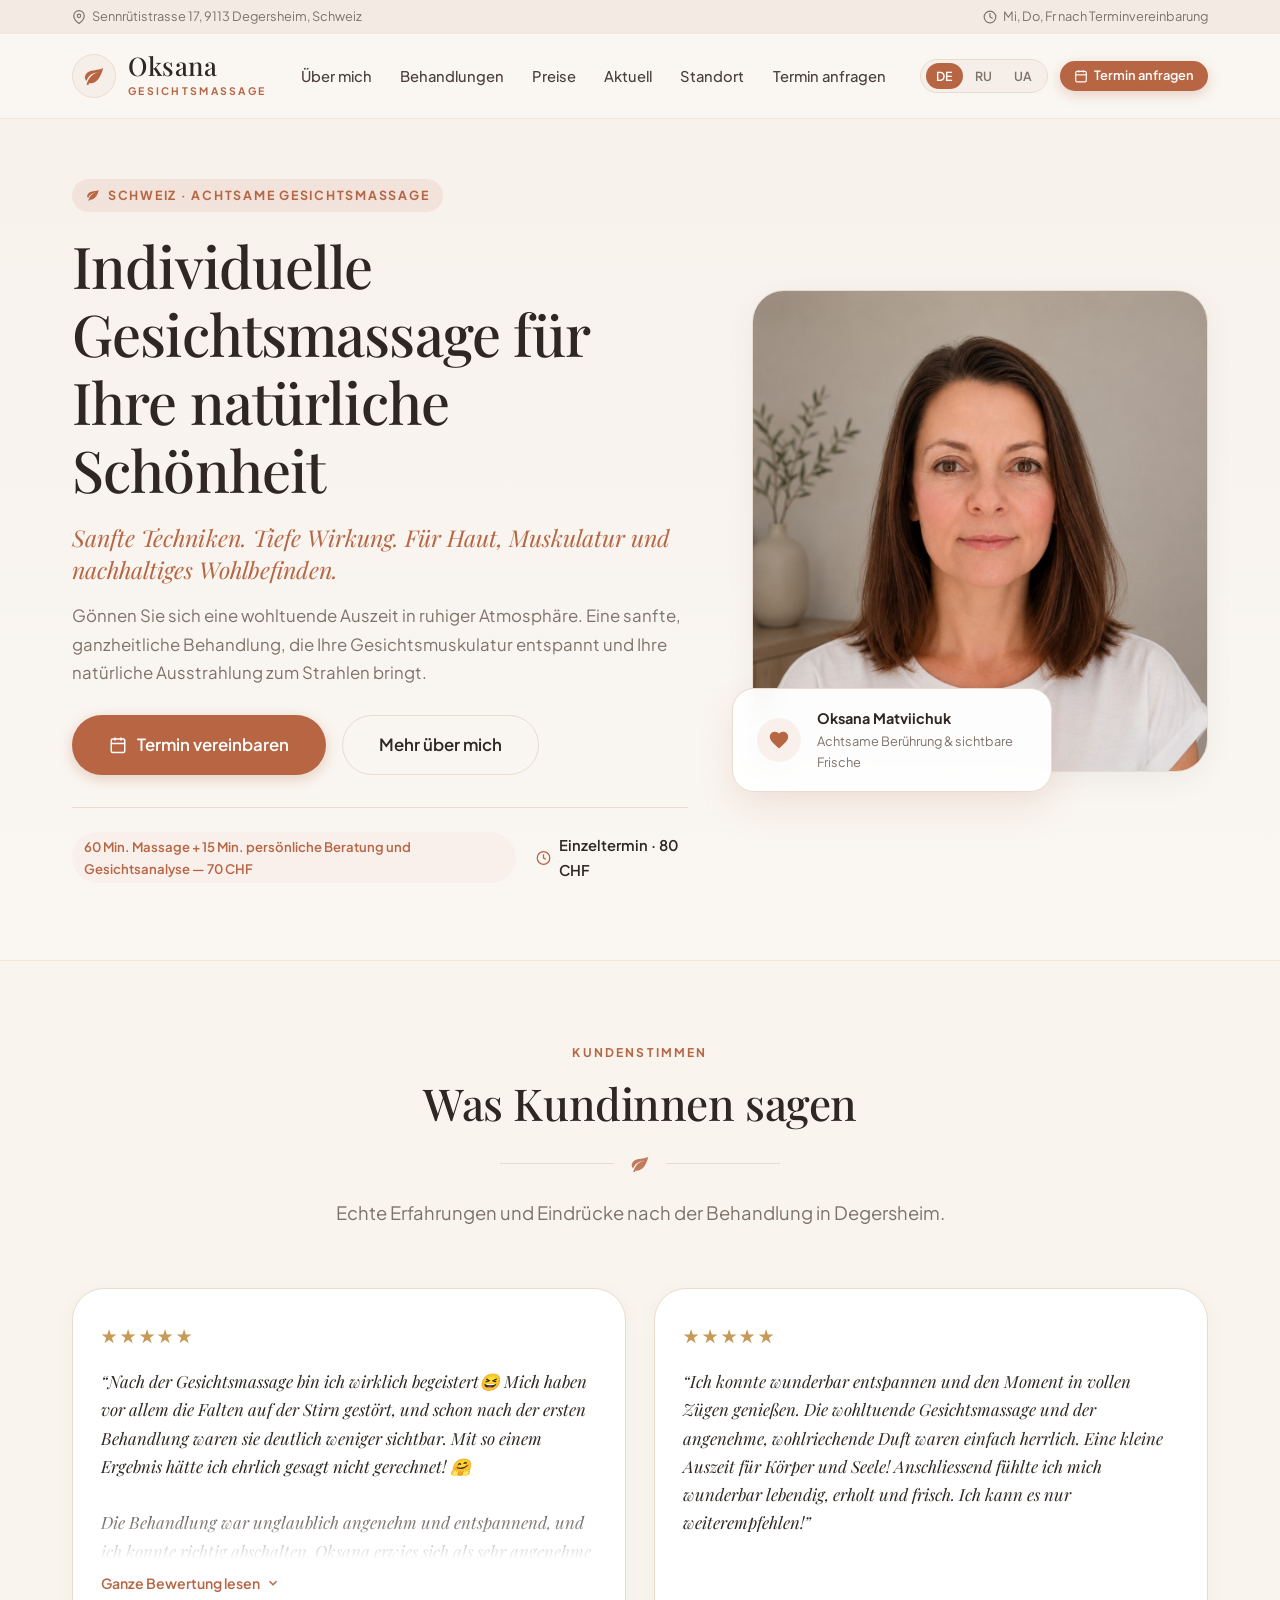
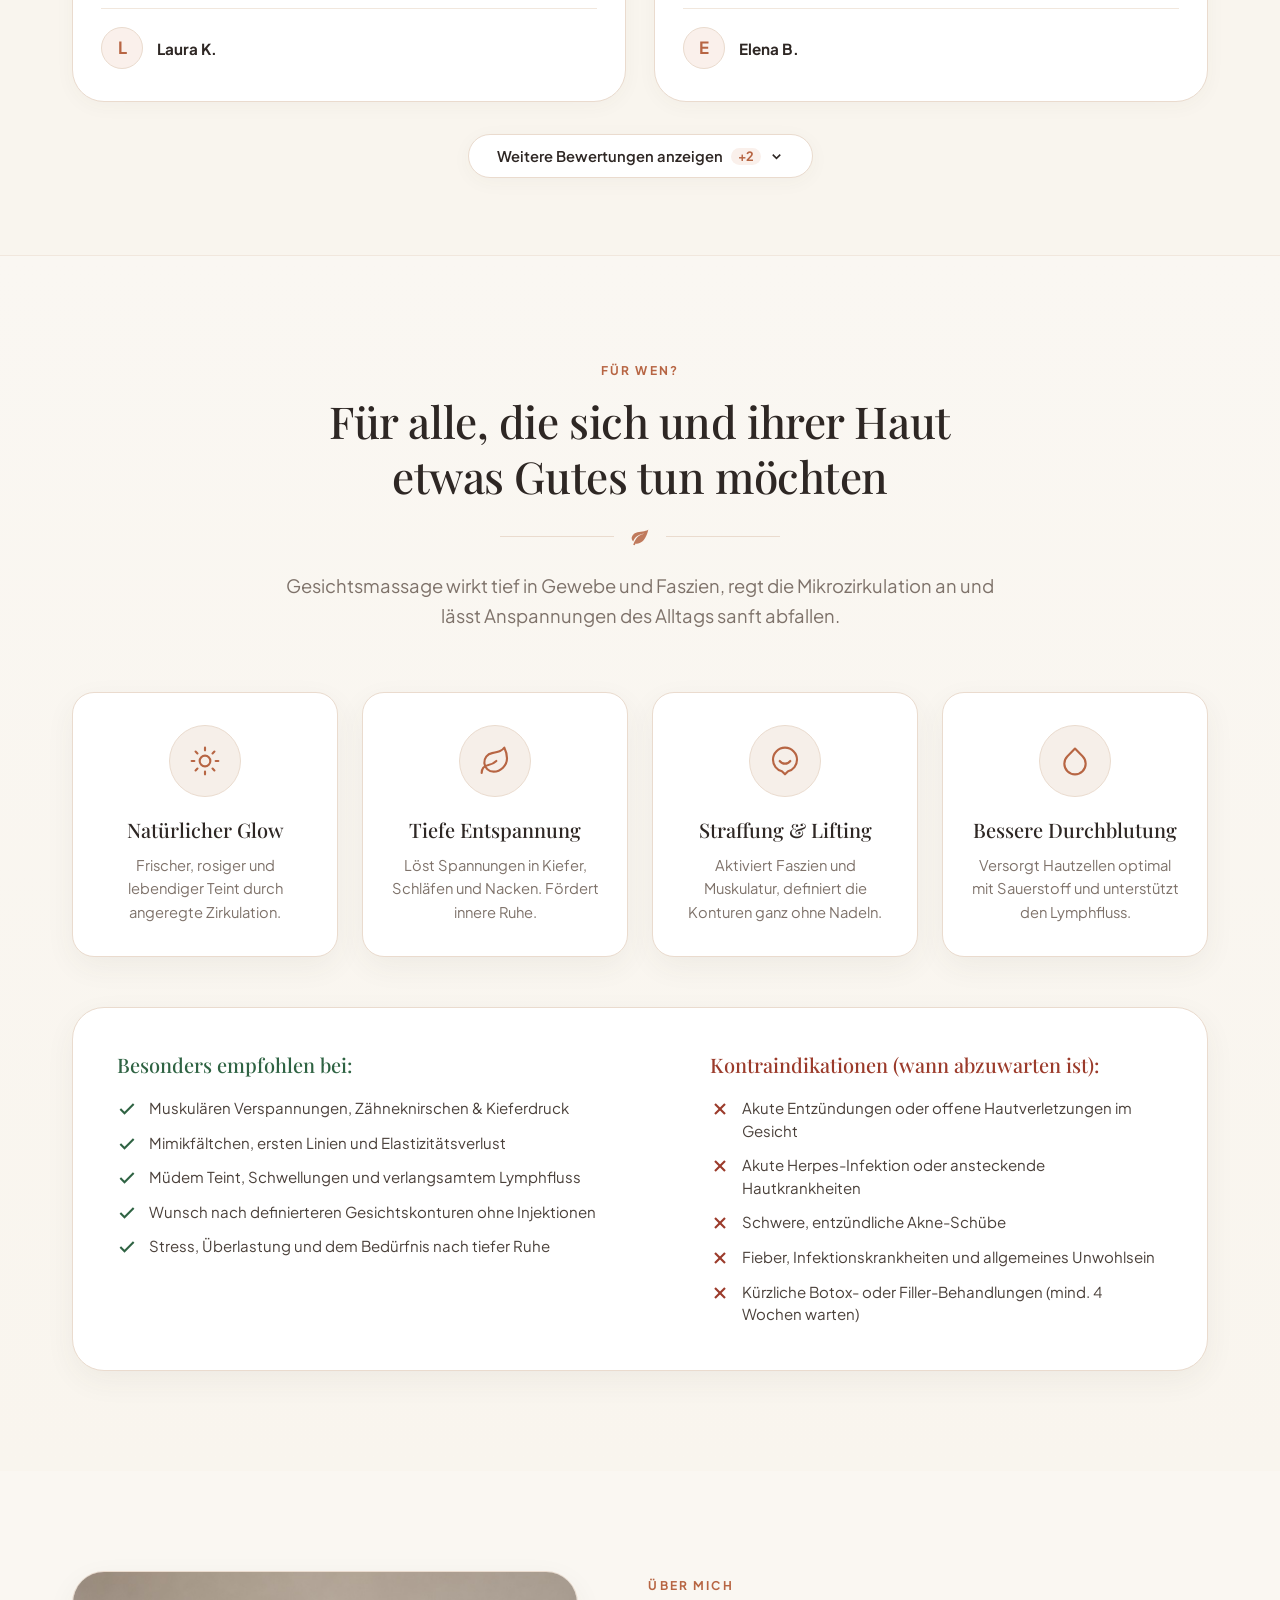
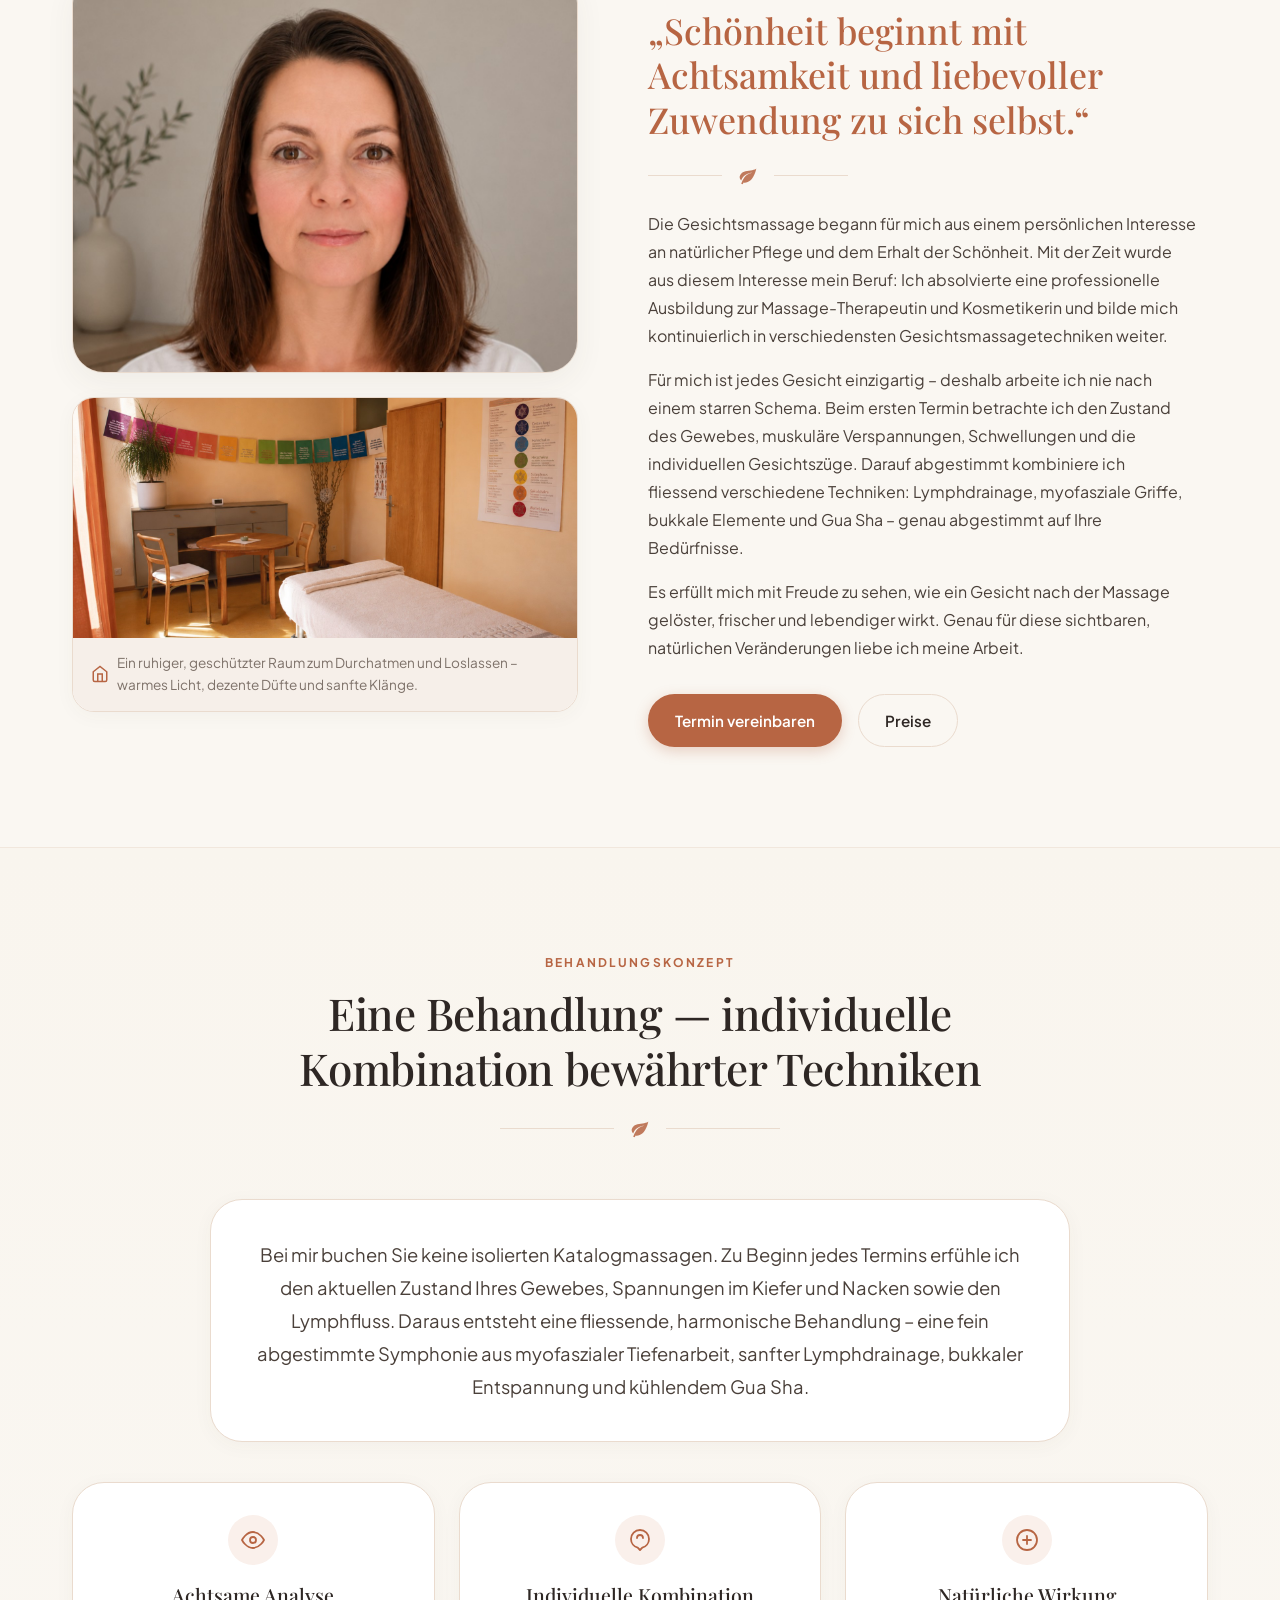
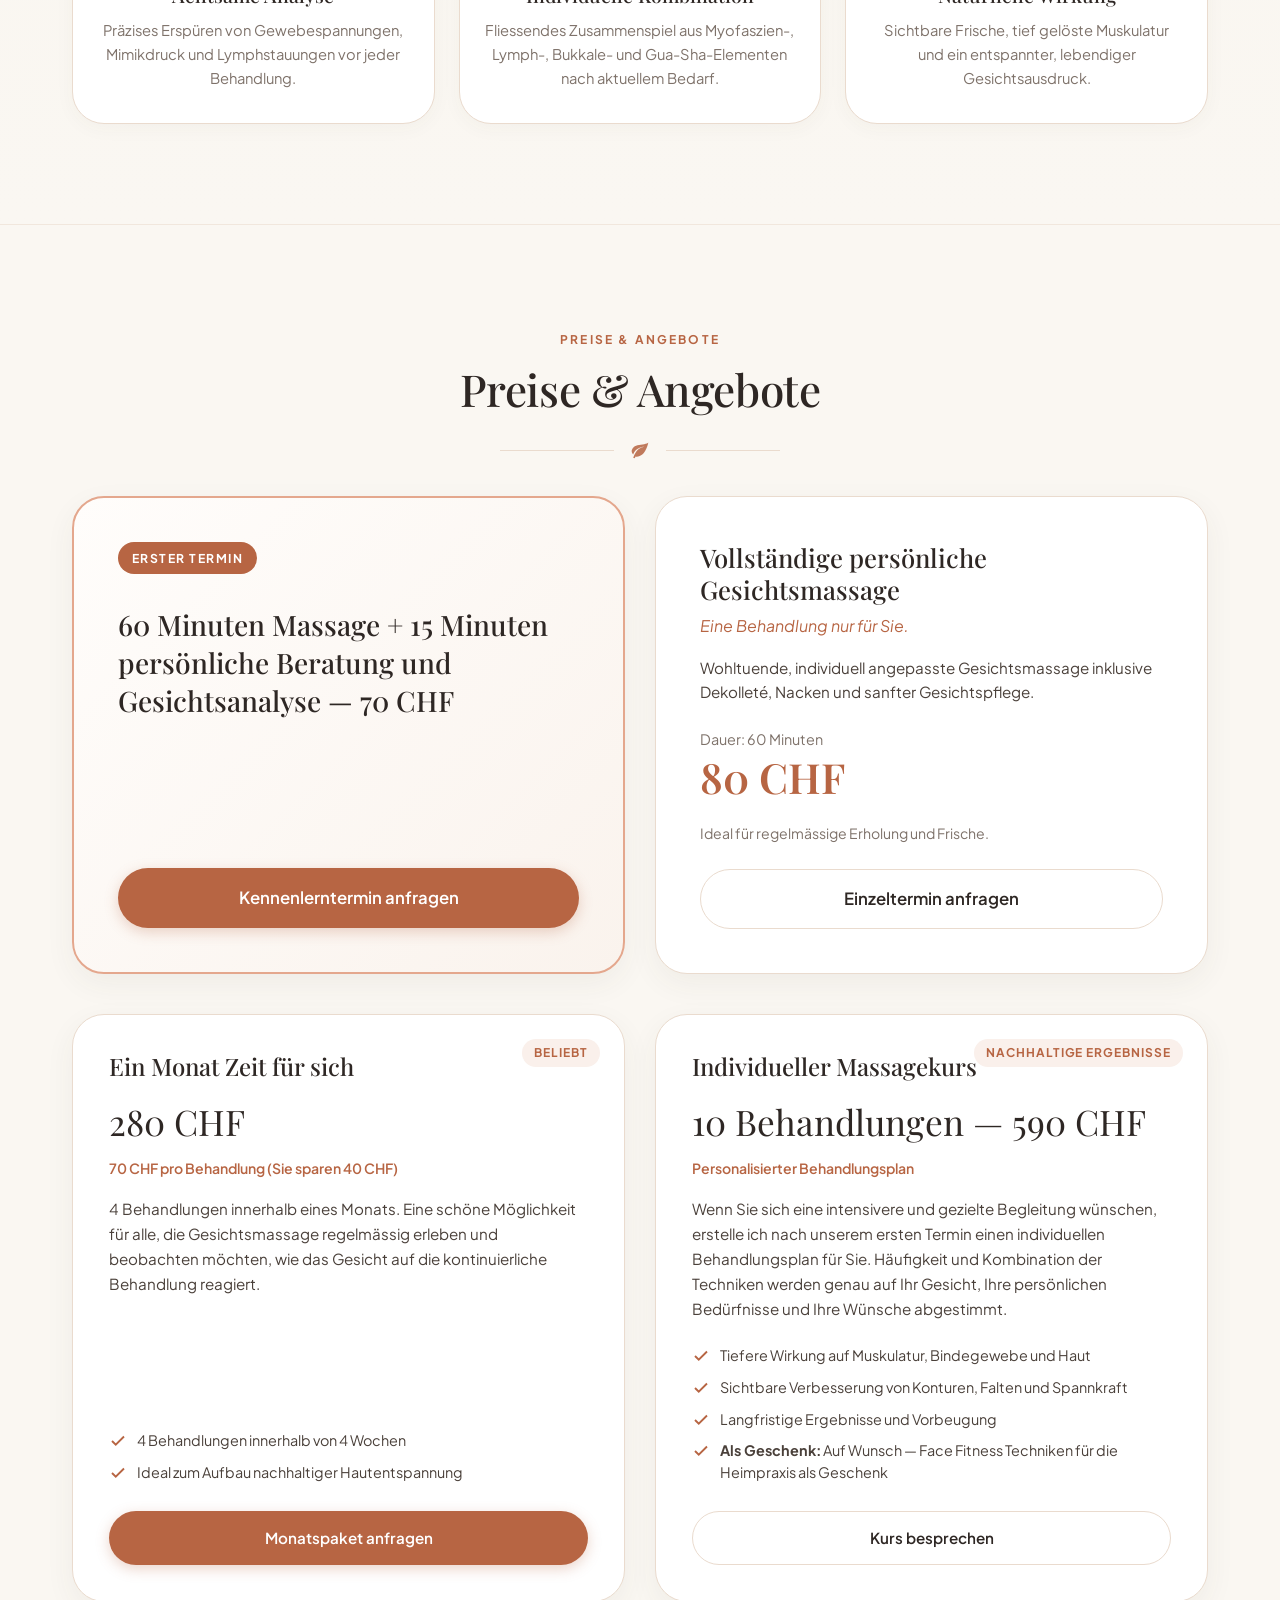
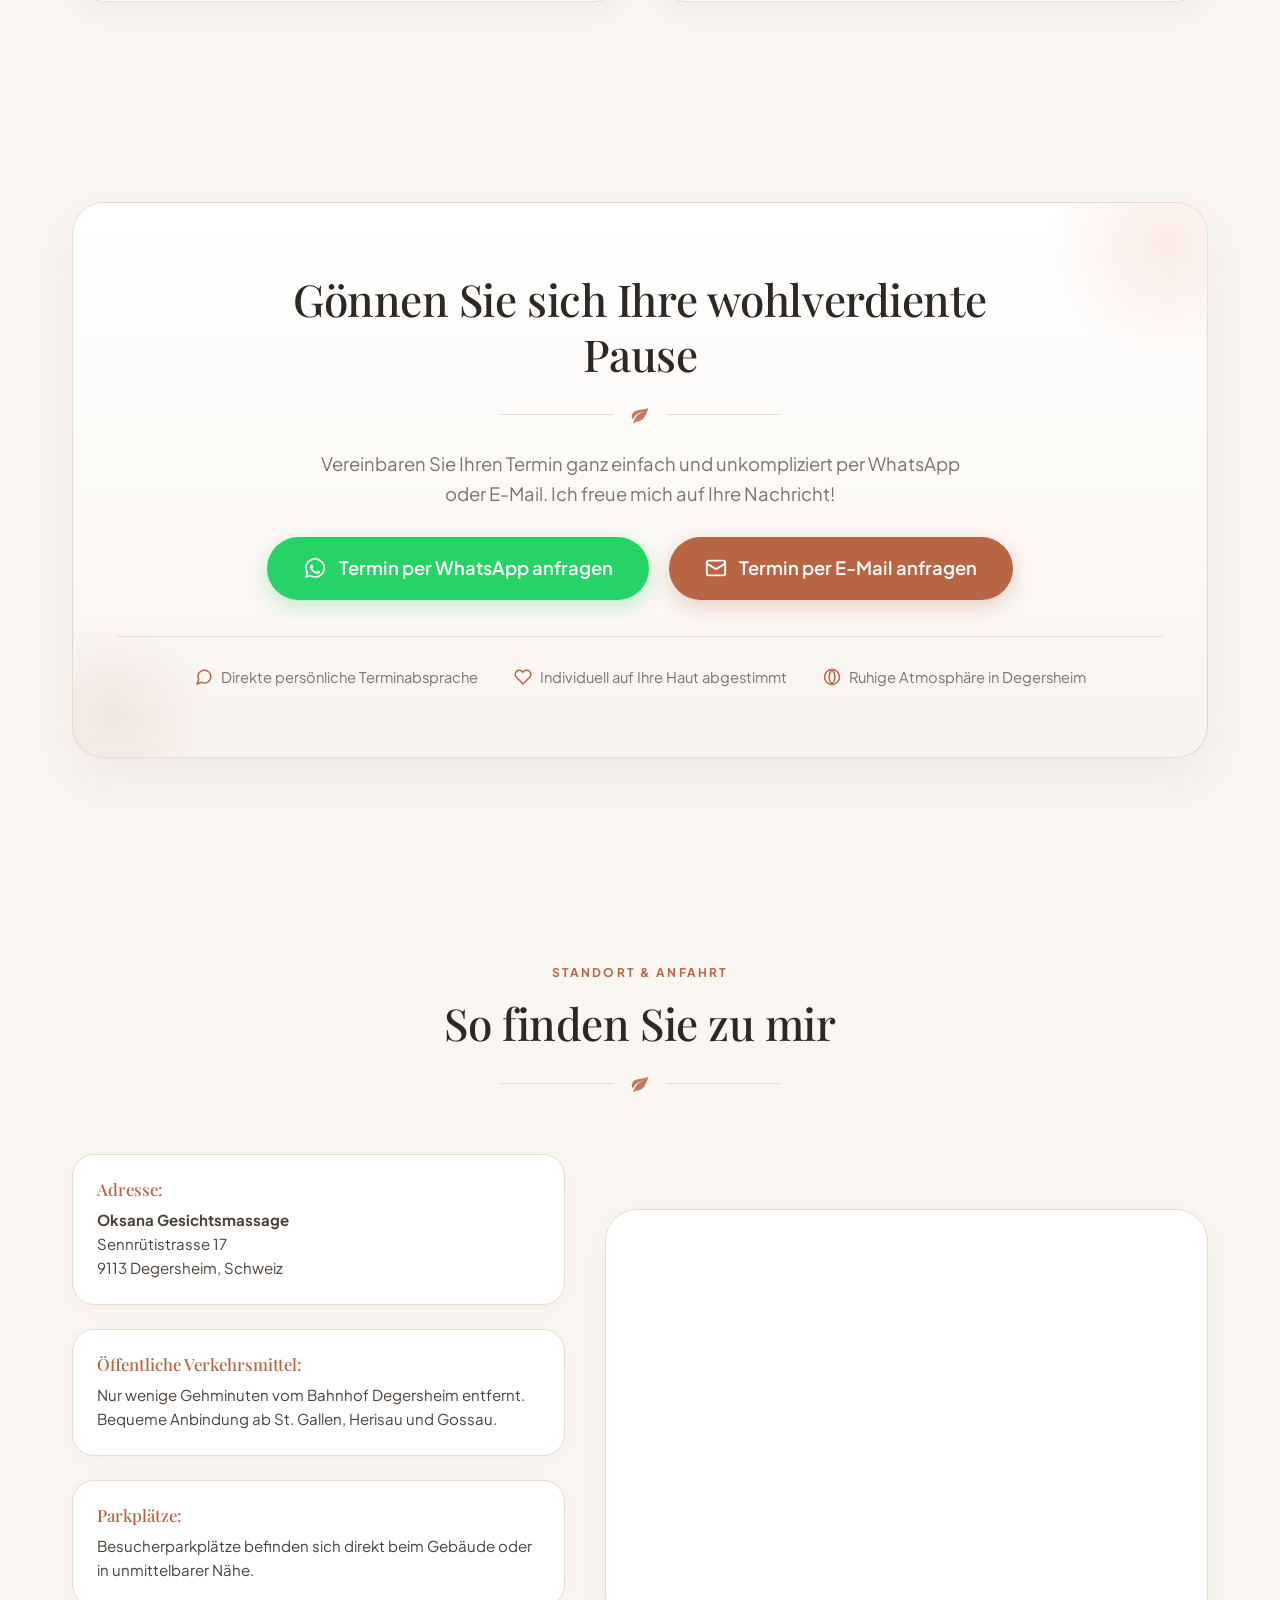
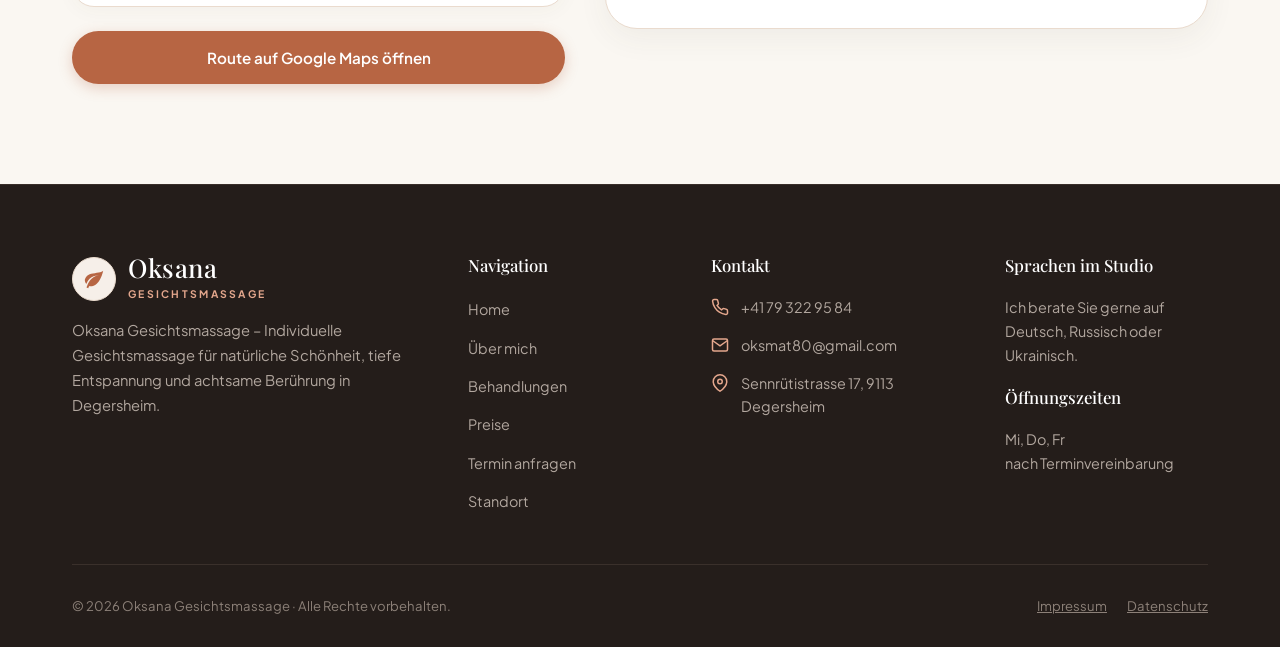
<file: index.html>
<!DOCTYPE html>
<html lang="de">
<head>
  <meta charset="UTF-8">
  <meta name="viewport" content="width=device-width, initial-scale=1.0">
  <title>Oksana Gesichtsmassage · Degersheim, Schweiz</title>
  <meta name="description" content="Individuelle Gesichtsmassage in Degersheim, Schweiz. Natürliche Schönheit, tiefe Entspannung und achtsame Berührung durch Oksana Matviichuk. Buchen Sie Ihren Termin online.">
  
  <!-- Favicon SVG -->
  <link rel="icon" type="image/svg+xml" href="favicon.svg">

  <!-- Google Fonts: Playfair Display + Plus Jakarta Sans -->
  <link rel="preconnect" href="https://fonts.googleapis.com">
  <link rel="preconnect" href="https://fonts.gstatic.com" crossorigin>
  <link href="https://fonts.googleapis.com/css2?family=Playfair+Display:ital,wght@0,400;0,500;0,600;0,700;1,400;1,500&family=Plus+Jakarta+Sans:wght@300;400;500;600;700&display=swap" rel="stylesheet">

  <!-- CSS Stylesheet -->
  <link rel="stylesheet" href="styles.css">
</head>
<body>

  <!-- Top Announcement / Address Bar -->
  <div class="top-bar">
    <div class="container top-bar-inner">
      <div class="top-bar-item">
        <svg width="14" height="14" viewBox="0 0 24 24" fill="none" stroke="currentColor" stroke-width="2" stroke-linecap="round" stroke-linejoin="round"><path d="M21 10c0 7-9 13-9 13s-9-6-9-13a9 9 0 0 1 18 0z"></path><circle cx="12" cy="10" r="3"></circle></svg>
        <span data-i18n="topbar.location">Sennrütistrasse 17, 9113 Degersheim, Schweiz</span>
      </div>
      <div class="top-bar-item">
        <svg width="14" height="14" viewBox="0 0 24 24" fill="none" stroke="currentColor" stroke-width="2" stroke-linecap="round" stroke-linejoin="round"><circle cx="12" cy="12" r="10"></circle><polyline points="12 6 12 12 16 14"></polyline></svg>
        <span data-i18n="topbar.hours">Mi, Do, Fr nach Terminvereinbarung</span>
      </div>
    </div>
  </div>

  <!-- Header & Navigation -->
  <header class="site-header" id="header">
    <div class="container header-inner">
      
      <!-- Logo -->
      <a href="#hero" class="brand-logo" aria-label="Oksana Gesichtsmassage Home">
        <div class="brand-icon">
          <svg viewBox="0 0 24 24" fill="currentColor" aria-hidden="true">
            <path d="M17 8C8 10 5.9 16.17 3.82 21.34L5.71 22l1-2.3A4.49 4.49 0 0 0 8 20C19 20 22 3 22 3c-1 2-8 2.25-13 3.25S2 11.5 2 13.5s1.75 3.75 1.75 3.75C7 8 17 8 17 8z"/>
          </svg>
        </div>
        <div class="brand-text">
          <span class="brand-name">Oksana</span>
          <span class="brand-sub">GESICHTSMASSAGE</span>
        </div>
      </a>

      <!-- Desktop Navigation Menu -->
      <nav aria-label="Hauptnavigation">
        <ul class="nav-menu" id="navMenu">
          <li><a href="#about" class="nav-link" data-i18n="nav.about">Über mich</a></li>
          <li><a href="#treatments" class="nav-link" data-i18n="nav.treatments">Behandlungen</a></li>
          <li><a href="#pricing" class="nav-link" data-i18n="nav.pricing">Preise</a></li>
          <li><a href="#offers" class="nav-link" data-i18n="nav.offers">Aktuell</a></li>
          <li><a href="#location" class="nav-link" data-i18n="nav.location">Standort</a></li>
          <li><a href="#booking" class="nav-link" data-i18n="nav.booking">Termin anfragen</a></li>
        </ul>
      </nav>

      <!-- Right Header Actions: Lang Switcher + Book Button -->
      <div class="header-actions">
        <!-- Language Switcher: DE / RU / UA -->
        <div class="lang-switcher" aria-label="Sprachauswahl">
          <button type="button" class="lang-btn active" data-lang="de">DE</button>
          <button type="button" class="lang-btn" data-lang="ru">RU</button>
          <button type="button" class="lang-btn" data-lang="ua">UA</button>
        </div>

        <a href="#booking" class="btn btn-primary btn-sm">
          <svg width="15" height="15" viewBox="0 0 24 24" fill="none" stroke="currentColor" stroke-width="2"><rect x="3" y="4" width="18" height="18" rx="2" ry="2"></rect><line x1="16" y1="2" x2="16" y2="6"></line><line x1="8" y1="2" x2="8" y2="6"></line><line x1="3" y1="10" x2="21" y2="10"></line></svg>
          <span data-i18n="nav.book_cta">Termin anfragen</span>
        </a>

        <!-- Mobile Menu Toggle -->
        <button type="button" class="mobile-toggle" id="mobileToggle" aria-label="Menü öffnen" aria-expanded="false">
          <svg viewBox="0 0 24 24" fill="none" stroke="currentColor" stroke-width="2" stroke-linecap="round" stroke-linejoin="round">
            <line x1="3" y1="12" x2="21" y2="12"></line>
            <line x1="3" y1="6" x2="21" y2="6"></line>
            <line x1="3" y1="18" x2="21" y2="18"></line>
          </svg>
        </button>
      </div>

    </div>
  </header>

  <main>
    <!-- Hero Section -->
    <section class="hero-section" id="hero">
      <div class="container hero-grid">
        
        <div class="hero-content">
          <div class="hero-badge">
            <svg viewBox="0 0 24 24" fill="currentColor"><path d="M17 8C8 10 5.9 16.17 3.82 21.34L5.71 22l1-2.3A4.49 4.49 0 0 0 8 20C19 20 22 3 22 3c-1 2-8 2.25-13 3.25S2 11.5 2 13.5s1.75 3.75 1.75 3.75C7 8 17 8 17 8z"/></svg>
            <span data-i18n="hero.badge">SCHWEIZ · ACHTSAME GESICHTSMASSAGE</span>
          </div>

          <h1 class="hero-title" data-i18n="hero.title">
            Individuelle Gesichtsmassage für Ihre natürliche Schönheit
          </h1>

          <p class="hero-subtitle" data-i18n="hero.subtitle">
            Sanfte Techniken. Tiefe Wirkung. Für Haut, Muskulatur und nachhaltiges Wohlbefinden.
          </p>

          <p class="hero-desc" data-i18n="hero.description">
            Gönnen Sie sich eine wohltuende Auszeit in ruhiger Atmosphäre. Eine sanfte, ganzheitliche Behandlung, die Ihre Gesichtsmuskulatur entspannt und Ihre natürliche Ausstrahlung zum Strahlen bringt.
          </p>

          <div class="hero-actions">
            <a href="#booking" class="btn btn-primary btn-lg">
              <svg width="18" height="18" viewBox="0 0 24 24" fill="none" stroke="currentColor" stroke-width="2"><rect x="3" y="4" width="18" height="18" rx="2" ry="2"></rect><line x1="16" y1="2" x2="16" y2="6"></line><line x1="8" y1="2" x2="8" y2="6"></line><line x1="3" y1="10" x2="21" y2="10"></line></svg>
              <span data-i18n="hero.cta_book">Termin vereinbaren</span>
            </a>
            <a href="#about" class="btn btn-secondary btn-lg" data-i18n="hero.cta_learn">
              Mehr über mich
            </a>
          </div>

          <div class="hero-meta">
            <div class="meta-tag" data-i18n="hero.intro_tag">
              60 Min. Massage + 15 Min. persönliche Beratung und Gesichtsanalyse — 70 CHF
            </div>
            <div class="meta-pill">
              <svg viewBox="0 0 24 24" fill="none" stroke="currentColor" stroke-width="2"><circle cx="12" cy="12" r="10"></circle><polyline points="12 6 12 12 16 14"></polyline></svg>
              <span data-i18n="hero.quick_price">Einzeltermin · 80 CHF</span>
            </div>
          </div>
        </div>

        <!-- Hero Media using Oksana's genuine portrait -->
        <div class="hero-media">
          <div class="hero-image-frame">
            <img src="oksana-matviichuk.png" alt="Oksana Matviichuk - Gesichtsmassage Therapeutin" width="540" height="480">
          </div>
          <div class="hero-floating-card">
            <div class="floating-icon">
              <svg viewBox="0 0 24 24" fill="currentColor"><path d="M12 21.35l-1.45-1.32C5.4 15.36 2 12.28 2 8.5 2 5.42 4.42 3 7.5 3c1.74 0 3.41.81 4.5 2.09C13.09 3.81 14.76 3 16.5 3 19.58 3 22 5.42 22 8.5c0 3.78-3.4 6.86-8.55 11.54L12 21.35z"/></svg>
            </div>
            <div>
              <div class="floating-title" data-i18n="hero.floating_title">Oksana Matviichuk</div>
              <div class="floating-sub" data-i18n="hero.floating_sub">Achtsame Berührung & sichtbare Frische</div>
            </div>
          </div>
        </div>

      </div>
    </section>

    <!-- Client Testimonials Section (Item 5) -->
    <section class="testimonials-section" id="reviews" aria-label="Kundenstimmen">
      <div class="container">
        
        <div class="section-header">
          <span class="section-tag" data-i18n="reviews.tag">KUNDENSTIMMEN</span>
          <h2 class="section-title" data-i18n="reviews.title">Was Kundinnen sagen</h2>
          <div class="leaf-divider">
            <svg viewBox="0 0 24 24"><path d="M17 8C8 10 5.9 16.17 3.82 21.34L5.71 22l1-2.3A4.49 4.49 0 0 0 8 20C19 20 22 3 22 3c-1 2-8 2.25-13 3.25S2 11.5 2 13.5s1.75 3.75 1.75 3.75C7 8 17 8 17 8z"/></svg>
          </div>
          <p class="section-subtitle" data-i18n="reviews.subtitle">
            Echte Erfahrungen und Eindrücke nach der Behandlung in Degersheim.
          </p>
        </div>

        <div class="testimonials-grid" id="testimonialsGrid">
          
          <!-- Testimonial 1 (Laura K.) -->
          <div class="testimonial-card">
            <div class="testimonial-body">
              <div class="testimonial-stars" aria-label="5 Sterne">
                ★★★★★
              </div>
              <blockquote class="testimonial-quote testimonial-quote--expandable" data-i18n="review1.text">
                “Nach der Gesichtsmassage bin ich wirklich begeistert😆 Mich haben vor allem die Falten auf der Stirn gestört, und schon nach der ersten Behandlung waren sie deutlich weniger sichtbar. Mit so einem Ergebnis hätte ich ehrlich gesagt nicht gerechnet! 🤗<br><br>Die Behandlung war unglaublich angenehm und entspannend, und ich konnte richtig abschalten. Oksana erwies sich als sehr angenehme und kompetente Frau🙌<br><br>Ich kann sie wirklich jedem empfehlen, der sich etwas Gutes tun, entspannen und seinem Gesicht etwas Frische verleihen möchte. Ich komme auf jeden Fall gerne wieder 😊”
              </blockquote>
              <button type="button" class="btn-testimonial-toggle" aria-expanded="false" aria-label="Ganze Bewertung lesen">
                <span class="toggle-text-more" data-i18n="reviews.read_more">Ganze Bewertung lesen</span>
                <span class="toggle-text-less" data-i18n="reviews.show_less">Weniger anzeigen</span>
                <svg class="toggle-arrow" width="14" height="14" viewBox="0 0 24 24" fill="none" stroke="currentColor" stroke-width="2.5"><polyline points="6 9 12 15 18 9"></polyline></svg>
              </button>
            </div>
            <div class="testimonial-author">
              <div class="testimonial-avatar" aria-hidden="true">L</div>
              <div class="testimonial-meta">
                <span class="testimonial-name" data-i18n="review1.author">Laura K.</span>
              </div>
            </div>
          </div>

          <!-- Testimonial 2 (Elena B.) -->
          <div class="testimonial-card">
            <div class="testimonial-body">
              <div class="testimonial-stars" aria-label="5 Sterne">
                ★★★★★
              </div>
              <blockquote class="testimonial-quote" data-i18n="review4.text">
                “Ich konnte wunderbar entspannen und den Moment in vollen Zügen genießen. Die wohltuende Gesichtsmassage und der angenehme, wohlriechende Duft waren einfach herrlich. Eine kleine Auszeit für Körper und Seele! Anschliessend fühlte ich mich wunderbar lebendig, erholt und frisch. Ich kann es nur weiterempfehlen!”
              </blockquote>
            </div>
            <div class="testimonial-author">
              <div class="testimonial-avatar" aria-hidden="true">E</div>
              <div class="testimonial-meta">
                <span class="testimonial-name" data-i18n="review4.author">Elena B.</span>
              </div>
            </div>
          </div>

          <!-- Testimonial 3 (Maria S.) - extra hidden initially -->
          <div class="testimonial-card testimonial-card--extra">
            <div class="testimonial-body">
              <div class="testimonial-stars" aria-label="5 Sterne">
                ★★★★★
              </div>
              <blockquote class="testimonial-quote" data-i18n="review2.text">
                “Für mich ist eine Gesichtsmassage bei einer so professionellen Masseurin wie Oksana jedes Mal ein wahrer Genuss – sowohl für die Schönheit als auch für das Wohlbefinden. Einfach immer auf höchstem Niveau!”
              </blockquote>
            </div>
            <div class="testimonial-author">
              <div class="testimonial-avatar" aria-hidden="true">M</div>
              <div class="testimonial-meta">
                <span class="testimonial-name" data-i18n="review2.author">Maria S.</span>
              </div>
            </div>
          </div>

          <!-- Testimonial 4 (Claudia F.) - extra hidden initially -->
          <div class="testimonial-card testimonial-card--extra">
            <div class="testimonial-body">
              <div class="testimonial-stars" aria-label="5 Sterne">
                ★★★★★
              </div>
              <blockquote class="testimonial-quote" data-i18n="review3.text">
                “Seit ich bei Oksana in Behandlung habe ich viel weniger Nackenverspannungen. Mein Gesicht fühlt sich weich und entspannt an. Das Hautbild ist viel frischer geworden.”
              </blockquote>
            </div>
            <div class="testimonial-author">
              <div class="testimonial-avatar" aria-hidden="true">C</div>
              <div class="testimonial-meta">
                <span class="testimonial-name" data-i18n="review3.author">Claudia F.</span>
              </div>
            </div>
          </div>

        </div>

        <!-- Action to expand/collapse hidden reviews -->
        <div class="testimonials-action">
          <button type="button" class="btn-reviews-toggle" id="btnReviewsToggle" aria-expanded="false" aria-controls="testimonialsGrid">
            <span class="reviews-toggle-more">
              <span data-i18n="reviews.show_more">Weitere Bewertungen anzeigen</span>
              <span class="badge-count">+2</span>
              <svg width="15" height="15" viewBox="0 0 24 24" fill="none" stroke="currentColor" stroke-width="2.5"><polyline points="6 9 12 15 18 9"></polyline></svg>
            </span>
            <span class="reviews-toggle-less">
              <span data-i18n="reviews.show_less">Weniger anzeigen</span>
              <svg width="15" height="15" viewBox="0 0 24 24" fill="none" stroke="currentColor" stroke-width="2.5"><polyline points="18 15 12 9 6 15"></polyline></svg>
            </span>
          </button>
        </div>

      </div>
    
    </section>

    <!-- "Für wen?" Section & 4 Benefit Icons -->
    <section class="forwhom-section" id="benefits">
      <div class="container">
        
        <div class="section-header">
          <span class="section-tag" data-i18n="forwhom.tag">FÜR WEN?</span>
          <h2 class="section-title" data-i18n="forwhom.title">Für alle, die sich und ihrer Haut etwas Gutes tun möchten</h2>
          <div class="leaf-divider">
            <svg viewBox="0 0 24 24"><path d="M17 8C8 10 5.9 16.17 3.82 21.34L5.71 22l1-2.3A4.49 4.49 0 0 0 8 20C19 20 22 3 22 3c-1 2-8 2.25-13 3.25S2 11.5 2 13.5s1.75 3.75 1.75 3.75C7 8 17 8 17 8z"/></svg>
          </div>
          <p class="section-subtitle" data-i18n="forwhom.intro">
            Gesichtsmassage wirkt tief in Gewebe und Faszien, regt die Mikrozirkulation an und lässt Anspannungen des Alltags sanft abfallen.
          </p>
        </div>

        <!-- 4 Benefit Cards with Circular Icons -->
        <div class="benefits-grid">
          
          <div class="benefit-card">
            <div class="benefit-circle-icon">
              <!-- Glow Icon -->
              <svg viewBox="0 0 24 24" fill="none" stroke="currentColor" stroke-width="1.6" stroke-linecap="round" stroke-linejoin="round">
                <circle cx="12" cy="12" r="4"></circle>
                <path d="M12 2v2"></path><path d="M12 20v2"></path>
                <path d="m4.93 4.93 1.41 1.41"></path><path d="m17.66 17.66 1.41 1.41"></path>
                <path d="M2 12h2"></path><path d="M20 12h2"></path>
                <path d="m6.34 17.66-1.41 1.41"></path><path d="m19.07 4.93-1.41 1.41"></path>
              </svg>
            </div>
            <h3 class="benefit-title" data-i18n="benefit1.title">Natürlicher Glow</h3>
            <p class="benefit-desc" data-i18n="benefit1.desc">Frischer, rosiger und lebendiger Teint durch angeregte Zirkulation.</p>
          </div>

          <div class="benefit-card">
            <div class="benefit-circle-icon">
              <!-- Relaxation Leaf Icon -->
              <svg viewBox="0 0 24 24" fill="none" stroke="currentColor" stroke-width="1.6" stroke-linecap="round" stroke-linejoin="round">
                <path d="M11 20A7 7 0 0 1 9.8 6.1C15.5 5 17 4.48 19 2c1 2 2 4.18 2 8 0 5.5-4.78 10-10 10Z"></path>
                <path d="M2 21c0-3 1.85-5.36 5.08-6C9.5 14.52 12 13 13 12"></path>
              </svg>
            </div>
            <h3 class="benefit-title" data-i18n="benefit2.title">Tiefe Entspannung</h3>
            <p class="benefit-desc" data-i18n="benefit2.desc">Löst Spannungen in Kiefer, Schläfen und Nacken. Fördert innere Ruhe.</p>
          </div>

          <div class="benefit-card">
            <div class="benefit-circle-icon">
              <!-- Lifting Contour Icon -->
              <svg viewBox="0 0 24 24" fill="none" stroke="currentColor" stroke-width="1.6" stroke-linecap="round" stroke-linejoin="round">
                <path d="M12 2a9 9 0 0 0-9 9c0 4.17 2.84 7.67 6.69 8.69L12 22l2.31-2.31C18.16 18.67 21 15.17 21 11a9 9 0 0 0-9-9z"></path>
                <path d="M8 12s1.5 2 4 2 4-2 4-2"></path>
              </svg>
            </div>
            <h3 class="benefit-title" data-i18n="benefit3.title">Straffung & Lifting</h3>
            <p class="benefit-desc" data-i18n="benefit3.desc">Aktiviert Faszien und Muskulatur, definiert die Konturen ganz ohne Nadeln.</p>
          </div>

          <div class="benefit-card">
            <div class="benefit-circle-icon">
              <!-- Circulation Drop Icon -->
              <svg viewBox="0 0 24 24" fill="none" stroke="currentColor" stroke-width="1.6" stroke-linecap="round" stroke-linejoin="round">
                <path d="M12 2.69l5.66 5.66a8 8 0 1 1-11.31 0z"></path>
              </svg>
            </div>
            <h3 class="benefit-title" data-i18n="benefit4.title">Bessere Durchblutung</h3>
            <p class="benefit-desc" data-i18n="benefit4.desc">Versorgt Hautzellen optimal mit Sauerstoff und unterstützt den Lymphfluss.</p>
          </div>

        </div>

        <!-- Checklist Comparison: Suitable vs Contraindications -->
        <div class="checklist-wrapper">
          
          <div class="checklist-col suitable">
            <h3 data-i18n="checklist.suitable_title">
              <svg viewBox="0 0 24 24" fill="none" stroke="currentColor" stroke-width="2.5"><polyline points="20 6 9 17 4 12"></polyline></svg>
              Besonders wohltuend bei:
            </h3>
            <ul class="checklist-list">
              <li class="checklist-item">
                <svg class="checklist-icon check" viewBox="0 0 24 24" fill="none" stroke="currentColor" stroke-width="2.5"><polyline points="20 6 9 17 4 12"></polyline></svg>
                <span data-i18n="checklist.s1">Müder, verspannter Gesichtsmuskulatur & Zähneknirschen (Bruxismus)</span>
              </li>
              <li class="checklist-item">
                <svg class="checklist-icon check" viewBox="0 0 24 24" fill="none" stroke="currentColor" stroke-width="2.5"><polyline points="20 6 9 17 4 12"></polyline></svg>
                <span data-i18n="checklist.s2">Fältchen, Mimiklinien und beginnendem Elastizitätsverlust</span>
              </li>
              <li class="checklist-item">
                <svg class="checklist-icon check" viewBox="0 0 24 24" fill="none" stroke="currentColor" stroke-width="2.5"><polyline points="20 6 9 17 4 12"></polyline></svg>
                <span data-i18n="checklist.s3">Schlaffen Gesichtskonturen, müder Kinnlinie oder Schwellungen</span>
              </li>
              <li class="checklist-item">
                <svg class="checklist-icon check" viewBox="0 0 24 24" fill="none" stroke="currentColor" stroke-width="2.5"><polyline points="20 6 9 17 4 12"></polyline></svg>
                <span data-i18n="checklist.s4">Fahlem, unruhigem oder ungleichmässigem Teint</span>
              </li>
              <li class="checklist-item">
                <svg class="checklist-icon check" viewBox="0 0 24 24" fill="none" stroke="currentColor" stroke-width="2.5"><polyline points="20 6 9 17 4 12"></polyline></svg>
                <span data-i18n="checklist.s5">Stress, Kopfschmerzen und dem Wunsch nach einer tiefen Auszeit</span>
              </li>
            </ul>
          </div>

          <div class="checklist-col notsuitable">
            <h3 data-i18n="checklist.notsuitable_title">
              <svg viewBox="0 0 24 24" fill="none" stroke="currentColor" stroke-width="2.5"><line x1="18" y1="6" x2="6" y2="18"></line><line x1="6" y1="6" x2="18" y2="18"></line></svg>
              Nicht geeignet bei (Kontraindikationen):
            </h3>
            <ul class="checklist-list">
              <li class="checklist-item">
                <svg class="checklist-icon cross" viewBox="0 0 24 24" fill="none" stroke="currentColor" stroke-width="2.5"><line x1="18" y1="6" x2="6" y2="18"></line><line x1="6" y1="6" x2="18" y2="18"></line></svg>
                <span data-i18n="checklist.n1">Akuten Entzündungen oder offenen Wunden im Gesicht</span>
              </li>
              <li class="checklist-item">
                <svg class="checklist-icon cross" viewBox="0 0 24 24" fill="none" stroke="currentColor" stroke-width="2.5"><line x1="18" y1="6" x2="6" y2="18"></line><line x1="6" y1="6" x2="18" y2="18"></line></svg>
                <span data-i18n="checklist.n2">Akutem Herpes oder ansteckenden Hauterkrankungen</span>
              </li>
              <li class="checklist-item">
                <svg class="checklist-icon cross" viewBox="0 0 24 24" fill="none" stroke="currentColor" stroke-width="2.5"><line x1="18" y1="6" x2="6" y2="18"></line><line x1="6" y1="6" x2="18" y2="18"></line></svg>
                <span data-i18n="checklist.n3">Schwerer, entzündlicher Akne</span>
              </li>
              <li class="checklist-item">
                <svg class="checklist-icon cross" viewBox="0 0 24 24" fill="none" stroke="currentColor" stroke-width="2.5"><line x1="18" y1="6" x2="6" y2="18"></line><line x1="6" y1="6" x2="18" y2="18"></line></svg>
                <span data-i18n="checklist.n4">Fieber, grippalen Infekten oder akuten Erkrankungen</span>
              </li>
              <li class="checklist-item">
                <svg class="checklist-icon cross" viewBox="0 0 24 24" fill="none" stroke="currentColor" stroke-width="2.5"><line x1="18" y1="6" x2="6" y2="18"></line><line x1="6" y1="6" x2="18" y2="18"></line></svg>
                <span data-i18n="checklist.n5">Frischen Unterspritzungen (Botox/Filler) oder Fäden (mind. 4 Wochen Abstand)</span>
              </li>
            </ul>
          </div>

        </div>

      </div>
    </section>

    <!-- About Me Section (Oksana's Authentic Story + Studio Room) -->
    <section class="about-section" id="about">
      <div class="container about-grid">
        
        <!-- Media Column: Portrait + Real Room Photo -->
        <div class="about-media-col">
          <div class="about-portrait-card">
            <img src="oksana-matviichuk.png" alt="Oksana Matviichuk" width="480" height="400">
          </div>

          <div class="about-studio-card">
            <img src="room.png" alt="Behandlungsraum Oksana Gesichtsmassage Degersheim" width="480" height="240">
            <div class="studio-card-caption">
              <svg viewBox="0 0 24 24" fill="none" stroke="currentColor" stroke-width="2"><path d="M3 9l9-7 9 7v11a2 2 0 0 1-2 2H5a2 2 0 0 1-2-2z"></path><polyline points="9 22 9 12 15 12 15 22"></polyline></svg>
              <span data-i18n="about.studio_desc">Ein geschützter, heller Raum der Ruhe mit gemütlicher Atmosphäre, sanfter Musik und warmen Decken.</span>
            </div>
          </div>
        </div>

        <!-- Content Column: Oksana's exact words -->
        <div class="about-content-col">
          <span class="section-tag" data-i18n="about.tag">ÜBER MICH</span>
          
          <h2 class="about-quote" data-i18n="about.quote">
            „Schönheit beginnt mit Achtsamkeit.“
          </h2>

          <div class="leaf-divider" style="margin: 0 0 24px 0; justify-content: flex-start; max-width: 200px;">
            <svg viewBox="0 0 24 24"><path d="M17 8C8 10 5.9 16.17 3.82 21.34L5.71 22l1-2.3A4.49 4.49 0 0 0 8 20C19 20 22 3 22 3c-1 2-8 2.25-13 3.25S2 11.5 2 13.5s1.75 3.75 1.75 3.75C7 8 17 8 17 8z"/></svg>
          </div>

          <div class="about-paragraphs">
            <p data-i18n="about.p1">
              Die Gesichtsmassage begann für mich aus einem persönlichen Interesse an natürlicher Pflege und dem Erhalt der Schönheit. Mit der Zeit wurde aus diesem Interesse ein Beruf: Ich habe eine professionelle Ausbildung absolviert und die Qualifikation als Massage-Ästhetikerin erworben, und ich bilde mich laufend in verschiedenen Techniken der Gesichtsmassage weiter.
            </p>

            <p data-i18n="about.p2">
              Für mich ist jedes Gesicht einzigartig, deshalb arbeite ich nicht nach einem festen Standardschema. Beim ersten Termin achte ich auf den Zustand des Gewebes, muskuläre Spannungen, Schwellungen und individuelle Besonderheiten des Gesichts. Darauf aufbauend kombiniere ich verschiedene Techniken — lymphdrainierende, myofasziale, bukkale, Gua Sha und weitere — und gestalte die Massage genau nach den Bedürfnissen der jeweiligen Person.
            </p>

            <p data-i18n="about.p3">
              Es freut mich zu sehen, wie das Gesicht nach der Massage entspannter, frischer und lebendiger wirkt. Genau wegen dieser natürlichen Veränderungen liebe ich meine Arbeit.
            </p>
          </div>

          <div class="about-actions">
            <a href="#booking" class="btn btn-primary" data-i18n="hero.cta_book">Termin vereinbaren</a>
            <a href="#pricing" class="btn btn-secondary" data-i18n="nav.pricing">Preise ansehen</a>
          </div>

        </div>

      </div>
    </section>

    <!-- Techniques Showcase Section -->
    <section class="techniques-section" id="treatments">
      <div class="container">
        
        <div class="section-header">
          <span class="section-tag" data-i18n="tech.tag">BEHANDLUNGSKONZEPT</span>
          <h2 class="section-title" data-i18n="tech.title">Ein Massageerlebnis — individuell kombiniert für Ihr Gesicht</h2>
          <div class="leaf-divider">
            <svg viewBox="0 0 24 24"><path d="M17 8C8 10 5.9 16.17 3.82 21.34L5.71 22l1-2.3A4.49 4.49 0 0 0 8 20C19 20 22 3 22 3c-1 2-8 2.25-13 3.25S2 11.5 2 13.5s1.75 3.75 1.75 3.75C7 8 17 8 17 8z"/></svg>
          </div>
        </div>

        <div class="philosophy-lead-box">
          <p class="philosophy-lead-text" data-i18n="tech.desc">
            Ich biete keine isolierten Einzelbehandlungen nach starrem Katalog an. Vor und während jeder Sitzung erfasse ich den aktuellen Zustand Ihres Gewebes, Spannungen der Kaumuskulatur und den Lymphfluss. Darauf aufbauend kombiniere ich fliessend verschiedene wirksame Techniken — wie myofasziale Griffe, sanfte Lymphdrainage, bukkale Tiefenentspannung und Gua Sha — genau abgestimmt auf das, was Ihr Gesicht in diesem Moment braucht.
          </p>
        </div>

        <div class="approach-grid">
          
          <div class="approach-card">
            <div class="approach-icon">
              <svg viewBox="0 0 24 24" fill="none" stroke="currentColor" stroke-width="1.8" stroke-linecap="round" stroke-linejoin="round">
                <path d="M1 12s4-8 11-8 11 8 11 8-4 8-11 8-11-8-11-8z"></path>
                <circle cx="12" cy="12" r="3"></circle>
              </svg>
            </div>
            <h3 class="approach-title" data-i18n="tech.card1_title">Gezielte Wahrnehmung</h3>
            <p class="approach-desc" data-i18n="tech.card1_desc">
              Aufmerksamkeit für Gewebe, mimische Spannungszonen und Schwellungen vor jeder Behandlung.
            </p>
          </div>

          <div class="approach-card">
            <div class="approach-icon">
              <svg viewBox="0 0 24 24" fill="none" stroke="currentColor" stroke-width="1.8" stroke-linecap="round" stroke-linejoin="round">
                <path d="M12 2a9 9 0 0 0-9 9c0 4.17 2.84 7.67 6.69 8.69L12 22l2.31-2.31C18.16 18.67 21 15.17 21 11a9 9 0 0 0-9-9z"></path>
                <path d="M9 10a3 3 0 0 1 6 0"></path>
              </svg>
            </div>
            <h3 class="approach-title" data-i18n="tech.card2_title">Individuelle Kombination</h3>
            <p class="approach-desc" data-i18n="tech.card2_desc">
              Fliessendes Zusammenspiel aus Myofaszien-, Lymph-, Bukkale- und Gua-Sha-Elementen nach aktuellem Bedarf.
            </p>
          </div>

          <div class="approach-card">
            <div class="approach-icon">
              <svg viewBox="0 0 24 24" fill="none" stroke="currentColor" stroke-width="1.8" stroke-linecap="round" stroke-linejoin="round">
                <circle cx="12" cy="12" r="10"></circle>
                <path d="M12 8v8"></path>
                <path d="M8 12h8"></path>
              </svg>
            </div>
            <h3 class="approach-title" data-i18n="tech.card3_title">Natürliche Wirkung</h3>
            <p class="approach-desc" data-i18n="tech.card3_desc">
              Sichtbare Frische, tief gelöste Muskulatur und ein entspannter, lebendiger Gesichtsausdruck.
            </p>
          </div>

        </div>

      </div>
    </section>

    <!-- Pricing & Special Offers (Besondere Angebote) -->
    <section class="pricing-section" id="pricing">
      <div class="container">
        
        <div class="section-header" style="margin-bottom: 36px;">
          <span class="section-tag" data-i18n="pricing.tag">PREISE & ANGEBOTE</span>
          <h2 class="section-title" data-i18n="pricing.title">Preise & Angebote</h2>
          <div class="leaf-divider">
            <svg viewBox="0 0 24 24"><path d="M17 8C8 10 5.9 16.17 3.82 21.34L5.71 22l1-2.3A4.49 4.49 0 0 0 8 20C19 20 22 3 22 3c-1 2-8 2.25-13 3.25S2 11.5 2 13.5s1.75 3.75 1.75 3.75C7 8 17 8 17 8z"/></svg>
          </div>
        </div>

        <!-- Featured Row: Kennenlernangebot + Standard Einzelbehandlung -->
        <div class="pricing-featured-row">
          
          <!-- Kennenlernangebot Simplified Card (Items 4 & 8) -->
          <div class="card-intro-offer card-intro-simplified">
            <div class="intro-offer-header">
              <span class="intro-badge" data-i18n="intro.badge">ERSTER TERMIN</span>
              <h3 class="intro-simplified-title" data-i18n="intro.simplified_text">
                60 Minuten Massage + 15 Minuten persönliche Beratung und Gesichtsanalyse — 70 CHF
              </h3>
            </div>

            <div class="intro-offer-action">
              <a href="https://wa.me/41793229584?text=Hallo%20Oksana,%20ich%20interessiere%20mich%20f%C3%BCr%20das%20Kennenlernangebot%20(60%20Min.%20Massage%20%2B%2015%20Min.%20pers%C3%B6nliche%20Beratung%20und%20Gesichtsanalyse%20%E2%80%94%2070%20CHF)." target="_blank" rel="noopener noreferrer" class="btn btn-primary btn-lg" style="width: 100%;" data-wa-type="intro" data-i18n="intro.btn">
                Kennenlerntermin anfragen
              </a>
            </div>
          </div>

          <!-- Vollständige persönliche Gesichtsmassage (Item 9: Renamed) -->
          <div class="card-standard-offer">
            <div>
              <h3 data-i18n="standard.title">Vollständige persönliche Gesichtsmassage</h3>
              <p style="color: var(--color-terracotta); font-style: italic; margin-bottom: 16px;" data-i18n="standard.subtitle">Eine Behandlung nur für Sie.</p>
              <p style="color: var(--color-text-body); font-size: 0.95rem; line-height: 1.6;" data-i18n="standard.desc">
                Wohltuende, individuell angepasste Gesichtsmassage inklusive Dekolleté, Nacken und sanfter Gesichtspflege.
              </p>
            </div>

            <div>
              <div class="standard-price-row">
                <div style="font-size: 0.9rem; color: var(--color-text-muted); margin-bottom: 4px;" data-i18n="standard.duration">Dauer: 60 Minuten</div>
                <div class="price-main" style="font-size: 2.6rem;" data-i18n="standard.price">80 CHF</div>
              </div>

              <p style="font-size: 0.88rem; color: var(--color-text-muted); margin-bottom: 24px;" data-i18n="standard.note">
                Ideal für regelmässige Erholung und Frische.
              </p>

              <a href="https://wa.me/41793229584?text=Hallo%20Oksana,%20ich%20interessiere%20mich%20f%C3%BCr%20die%20Vollst%C3%A4ndige%20pers%C3%B6nliche%20Gesichtsmassage%20(60%20Min.%20%E2%80%94%2080%20CHF)." target="_blank" rel="noopener noreferrer" class="btn btn-secondary btn-lg" style="width: 100%;" data-wa-type="standard" data-i18n="standard.btn">
                Einzeltermin anfragen
              </a>
            </div>
          </div>

        </div>

        <!-- Abonnements & Kurse (Besondere Angebote) -->
        <div id="offers">
          <div class="packages-grid">
            
            <!-- Package 1: Ein Monat Zeit für sich (Item 10: Clean i18n) -->
            <div class="package-card">
              <div>
                <span class="package-pill" data-i18n="sub1.badge">BELIEBT</span>
                <h4 data-i18n="sub1.title">Ein Monat Zeit für sich</h4>
                <div class="package-price" data-i18n="sub1.price">280 CHF</div>
                <div class="package-calc" data-i18n="sub1.calc">70 CHF pro Behandlung (Sie sparen 40 CHF)</div>
                <p class="package-desc" data-i18n="sub1.desc">
                  4 Behandlungen innerhalb eines Monats. Eine schöne Möglichkeit für alle, die Gesichtsmassage regelmässig erleben und beobachten möchten, wie das Gesicht auf die kontinuierliche Behandlung reagiert.
                </p>
              </div>

              <div>
                <ul class="package-features">
                  <li>
                    <svg viewBox="0 0 24 24" fill="none" stroke="currentColor" stroke-width="2.5"><polyline points="20 6 9 17 4 12"></polyline></svg>
                    <span data-i18n="sub1.feature1">4 Behandlungen innerhalb von 4 Wochen</span>
                  </li>
                  <li>
                    <svg viewBox="0 0 24 24" fill="none" stroke="currentColor" stroke-width="2.5"><polyline points="20 6 9 17 4 12"></polyline></svg>
                    <span data-i18n="sub1.feature2">Ideal zum Aufbau nachhaltiger Hautentspannung</span>
                  </li>
                </ul>

                <a href="https://wa.me/41793229584?text=Hallo%20Oksana,%20ich%20interessiere%20mich%20f%C3%BCr%20das%20Monatspaket%20%C2%ABEin%20Monat%20Zeit%20f%C3%BCr%20sich%C2%BB%20(4%20Behandlungen%20%E2%80%94%20280%20CHF)." target="_blank" rel="noopener noreferrer" class="btn btn-primary" style="width: 100%;" data-wa-type="month" data-i18n="sub1.btn">
                  Monatspaket anfragen
                </a>
              </div>
            </div>

            <!-- Package 2: Individueller Massagekurs 10 Behandlungen (Item 11) -->
            <div class="package-card">
              <div>
                <span class="package-pill" data-i18n="sub2.badge">NACHHALTIGE ERGEBNISSE</span>
                <h4 data-i18n="sub2.title">Individueller Massagekurs</h4>
                <div class="package-price" data-i18n="sub2.duration">10 Behandlungen — 590 CHF</div>
                <div class="package-calc" data-i18n="sub2.calc">Personalisierter Behandlungsplan</div>
                <p class="package-desc" data-i18n="sub2.desc">
                  Wenn Sie sich eine intensivere und gezielte Begleitung wünschen, erstelle ich nach unserem ersten Termin einen individuellen Behandlungsplan für Sie. Häufigkeit und Kombination der Techniken werden genau auf Ihr Gesicht, Ihre persönlichen Bedürfnisse und Ihre Wünsche abgestimmt.
                </p>
              </div>

              <div>
                <ul class="package-features">
                  <li>
                    <svg viewBox="0 0 24 24" fill="none" stroke="currentColor" stroke-width="2.5"><polyline points="20 6 9 17 4 12"></polyline></svg>
                    <span data-i18n="sub2.benefit1">Tiefere Wirkung auf Muskulatur, Bindegewebe und Haut</span>
                  </li>
                  <li>
                    <svg viewBox="0 0 24 24" fill="none" stroke="currentColor" stroke-width="2.5"><polyline points="20 6 9 17 4 12"></polyline></svg>
                    <span data-i18n="sub2.benefit2">Sichtbare Verbesserung von Konturen, Falten und Spannkraft</span>
                  </li>
                  <li>
                    <svg viewBox="0 0 24 24" fill="none" stroke="currentColor" stroke-width="2.5"><polyline points="20 6 9 17 4 12"></polyline></svg>
                    <span data-i18n="sub2.benefit3">Langfristige Ergebnisse und Vorbeugung</span>
                  </li>
                  <li>
                    <svg viewBox="0 0 24 24" fill="none" stroke="currentColor" stroke-width="2.5"><polyline points="20 6 9 17 4 12"></polyline></svg>
                    <span data-i18n="sub2.benefit4"><strong>Als Geschenk:</strong> Auf Wunsch — Face Fitness Techniken für die Heimpraxis als Geschenk</span>
                  </li>
                </ul>

                <a href="https://wa.me/41793229584?text=Hallo%20Oksana,%20ich%20interessiere%20mich%20f%C3%BCr%20den%20Individuellen%20Massagekurs%20(10%20Behandlungen%20%E2%80%94%20590%20CHF)." target="_blank" rel="noopener noreferrer" class="btn btn-secondary" style="width: 100%;" data-wa-type="course" data-i18n="sub2.btn">
                  Kurs anfragen
                </a>
              </div>
            </div>

          </div>
        </div>

      </div>
    </section>

    <!-- Booking Section (Item 13: overline removed; Item 16: WhatsApp booking CTA) -->
    <section class="booking-section" id="booking">
      <div class="container">
        
        <div class="booking-box booking-box--cta">
          
          <div class="section-header" style="margin-bottom: 28px;">
            <h2 class="section-title" data-i18n="booking.title">Gönnen Sie sich Ihre wohlverdiente Pause</h2>
            <div class="leaf-divider">
              <svg viewBox="0 0 24 24"><path d="M17 8C8 10 5.9 16.17 3.82 21.34L5.71 22l1-2.3A4.49 4.49 0 0 0 8 20C19 20 22 3 22 3c-1 2-8 2.25-13 3.25S2 11.5 2 13.5s1.75 3.75 1.75 3.75C7 8 17 8 17 8z"/></svg>
            </div>
            <p class="section-subtitle" data-i18n="booking.subtitle" style="max-width: 680px; margin: 0 auto;">
              Vereinbaren Sie Ihren Termin ganz einfach und unkompliziert per WhatsApp oder E-Mail. Ich freue mich auf Ihre Nachricht!
            </p>
          </div>

          <div class="booking-action-bar" style="margin: 0; justify-content: center;">
            <a href="https://wa.me/41793229584?text=Hallo%20Oksana,%20ich%20m%C3%B6chte%20gerne%20einen%20Gesichtsmassage-Termin%20vereinbaren." target="_blank" rel="noopener noreferrer" class="btn btn-whatsapp-hero" data-wa-type="general" id="bookingWaBtn">
              <!-- WhatsApp Icon -->
              <svg width="24" height="24" viewBox="0 0 24 24" fill="currentColor">
                <path d="M12.04 2c-5.46 0-9.91 4.45-9.91 9.91 0 1.75.46 3.45 1.32 4.95L2.05 22l5.25-1.38c1.45.79 3.08 1.21 4.74 1.21 5.46 0 9.91-4.45 9.91-9.91 0-2.65-1.03-5.14-2.9-7.01A9.816 9.816 0 0 0 12.04 2m.01 1.67c2.2 0 4.26.86 5.82 2.42a8.225 8.225 0 0 1 2.41 5.83c0 4.54-3.7 8.24-8.24 8.24-1.48 0-2.93-.4-4.2-1.15l-.3-.18-3.12.82.83-3.04-.2-.31a8.19 8.19 0 0 1-1.26-4.38c0-4.54 3.7-8.24 8.24-8.24m4.52 11.66c-.25-.13-1.47-.72-1.7-.81-.23-.08-.39-.13-.56.13-.17.25-.64.81-.79.97-.14.17-.29.19-.54.06-.25-.13-1.06-.39-2.02-1.25-.75-.67-1.26-1.5-1.41-1.75-.15-.25-.02-.39.11-.51.11-.11.25-.29.37-.44.13-.14.17-.25.25-.42.08-.17.04-.31-.02-.44-.06-.13-.56-1.34-.76-1.84-.2-.49-.4-.42-.56-.43h-.48c-.17 0-.44.06-.67.31-.23.25-.88.86-.88 2.1 0 1.24.9 2.44 1.03 2.61.13.17 1.77 2.7 4.29 3.79.6.26 1.07.41 1.44.53.6.19 1.15.16 1.58.1.48-.07 1.47-.6 1.68-1.18.21-.58.21-1.07.15-1.18-.06-.11-.23-.17-.48-.3z"/>
              </svg>
              <span data-i18n="booking.btn_wa_main">Termin per WhatsApp anfragen</span>
            </a>
            <a href="mailto:oksmat80@gmail.com?subject=Terminanfrage%20Gesichtsmassage%20%E2%80%94%20Oksana&body=Hallo%20Oksana,%0A%0Aich%20m%C3%B6chte%20gerne%20einen%20Termin%20f%C3%BCr%20eine%20Gesichtsmassage%20vereinbaren.%0A%0AMeine%20Wunschtage%20/%20Zeiten:%0AGew%C3%BCnschte%20Behandlung:%0A%0AMein%20Name:%0ATelefonnummer:%0A%0AFreundliche%20Gr%C3%BCsse" class="btn btn-email-hero" data-mail-type="general" id="bookingMailBtn">
              <!-- Mail Icon -->
              <svg width="22" height="22" viewBox="0 0 24 24" fill="none" stroke="currentColor" stroke-width="2" stroke-linecap="round" stroke-linejoin="round">
                <rect x="2" y="4" width="20" height="16" rx="2"></rect>
                <path d="m22 7-8.97 5.7a1.94 1.94 0 0 1-2.06 0L2 7"></path>
              </svg>
              <span data-i18n="booking.btn_mail_main">Termin per E-Mail anfragen</span>
            </a>
          </div>

          <!-- Trust Badges -->
          <div class="booking-trust-badges">
            <div class="trust-badge-item">
              <svg viewBox="0 0 24 24" fill="none" stroke="currentColor" stroke-width="2"><path d="M21 11.5a8.38 8.38 0 0 1-.9 3.8 8.5 8.5 0 0 1-7.6 4.7 8.38 8.38 0 0 1-3.8-.9L3 21l1.9-5.7a8.38 8.38 0 0 1-.9-3.8 8.5 8.5 0 0 1 4.7-7.6 8.38 8.38 0 0 1 3.8-.9h.5a8.48 8.48 0 0 1 8 8v.5z"></path></svg>
              <span data-i18n="booking.trust_time">Direkte persönliche Terminabsprache</span>
            </div>
            <div class="trust-badge-item">
              <svg viewBox="0 0 24 24" fill="none" stroke="currentColor" stroke-width="2"><path d="M20.84 4.61a5.5 5.5 0 0 0-7.78 0L12 5.67l-1.06-1.06a5.5 5.5 0 0 0-7.78 7.78l1.06 1.06L12 21.23l7.78-7.78 1.06-1.06a5.5 5.5 0 0 0 0-7.78z"/></svg>
              <span data-i18n="booking.trust_care">Individuell auf Ihre Haut abgestimmt</span>
            </div>
            <div class="trust-badge-item">
              <svg viewBox="0 0 24 24" fill="none" stroke="currentColor" stroke-width="2"><circle cx="12" cy="12" r="10"/><path d="M12 2a15.3 15.3 0 0 1 4 10 15.3 15.3 0 0 1-4 10 15.3 15.3 0 0 1-4-10 15.3 15.3 0 0 1 4-10z"/></svg>
              <span data-i18n="booking.trust_room">Ruhige Atmosphäre in Degersheim</span>
            </div>
          </div>

        </div>

      </div>
    </section>


    <!-- Location & Directions -->
    <section class="location-section" id="location">
      <div class="container">
        
        <div class="section-header">
          <span class="section-tag" data-i18n="location.tag">STANDORT & ANFAHRT</span>
          <h2 class="section-title" data-i18n="location.title">So finden Sie zu mir</h2>
          <div class="leaf-divider">
            <svg viewBox="0 0 24 24"><path d="M17 8C8 10 5.9 16.17 3.82 21.34L5.71 22l1-2.3A4.49 4.49 0 0 0 8 20C19 20 22 3 22 3c-1 2-8 2.25-13 3.25S2 11.5 2 13.5s1.75 3.75 1.75 3.75C7 8 17 8 17 8z"/></svg>
          </div>
        </div>

        <div class="location-grid">
          
          <div class="location-info">
            <div class="location-card">
              <h4 data-i18n="location.address_label">
                <svg width="20" height="20" viewBox="0 0 24 24" fill="none" stroke="currentColor" stroke-width="2"><path d="M21 10c0 7-9 13-9 13s-9-6-9-13a9 9 0 0 1 18 0z"></path><circle cx="12" cy="10" r="3"></circle></svg>
                Adresse
              </h4>
              <p>
                <strong>Oksana Gesichtsmassage</strong><br>
                Sennrütistrasse 17<br>
                9113 Degersheim, Schweiz
              </p>
            </div>

            <div class="location-card">
              <h4 data-i18n="location.transit_title">
                <svg width="20" height="20" viewBox="0 0 24 24" fill="none" stroke="currentColor" stroke-width="2"><rect x="3" y="3" width="18" height="18" rx="2"></rect><circle cx="8.5" cy="8.5" r="1.5"></circle><polyline points="21 15 16 10 5 21"></polyline></svg>
                Öffentliche Verkehrsmittel
              </h4>
              <p data-i18n="location.transit_desc">
                Nur wenige Gehminuten vom Bahnhof Degersheim entfernt. Bequeme Anbindung ab St. Gallen, Herisau und Gossau.
              </p>
            </div>

            <div class="location-card">
              <h4 data-i18n="location.parking_title">
                <svg width="20" height="20" viewBox="0 0 24 24" fill="none" stroke="currentColor" stroke-width="2"><circle cx="12" cy="12" r="10"></circle><path d="M9 17V7h4a3 3 0 0 1 0 6H9"></path></svg>
                Parkplätze
              </h4>
              <p data-i18n="location.parking_desc">
                Besucherparkplätze befinden sich direkt beim Gebäude oder in unmittelbarer Nähe.
              </p>
            </div>

            <a href="https://maps.google.com/?q=Sennr%C3%BCtistrasse+17,+9113+Degersheim" target="_blank" rel="noopener noreferrer" class="btn btn-primary" data-i18n="location.map_btn">
              <svg width="18" height="18" viewBox="0 0 24 24" fill="none" stroke="currentColor" stroke-width="2"><polygon points="3 6 9 3 15 6 21 3 21 18 15 21 9 18 3 21"></polygon><line x1="9" y1="3" x2="9" y2="18"></line><line x1="15" y1="6" x2="15" y2="21"></line></svg>
              Route auf Google Maps öffnen
            </a>
          </div>

          <!-- Embedded Google Map with precise pin -->
          <div class="map-frame-wrapper">
            <iframe 
              src="https://maps.google.com/maps?q=Sennr%C3%BCtistrasse%2017,%209113%20Degersheim,%20Switzerland&t=&z=16&ie=UTF8&iwloc=B&output=embed" 
              allowfullscreen="" 
              loading="lazy" 
              referrerpolicy="no-referrer-when-downgrade" 
              title="Standort Oksana Gesichtsmassage Degersheim">
            </iframe>
          </div>

        </div>

      </div>
    </section>

  </main>

  <!-- Footer -->
  <footer class="site-footer" id="contact">
    <div class="container">
      
      <div class="footer-top">
        
        <!-- Brand Summary -->
        <div class="footer-brand">
          <div class="brand-logo" style="margin-bottom: 8px;">
            <div class="brand-icon">
              <svg viewBox="0 0 24 24" fill="currentColor" aria-hidden="true">
                <path d="M17 8C8 10 5.9 16.17 3.82 21.34L5.71 22l1-2.3A4.49 4.49 0 0 0 8 20C19 20 22 3 22 3c-1 2-8 2.25-13 3.25S2 11.5 2 13.5s1.75 3.75 1.75 3.75C7 8 17 8 17 8z"/>
              </svg>
            </div>
            <div class="brand-text">
              <span class="brand-name">Oksana</span>
              <span class="brand-sub">GESICHTSMASSAGE</span>
            </div>
          </div>
          <p class="footer-about" data-i18n="footer.about_text">
            Oksana Gesichtsmassage – Individuelle Gesichtsmassage für natürliche Schönheit, tiefe Entspannung und achtsame Berührung in Degersheim.
          </p>
        </div>

        <!-- Links -->
        <div>
          <h4 class="footer-title" data-i18n="footer.quick_links">Navigation</h4>
          <ul class="footer-links">
            <li><a href="#hero">Home</a></li>
            <li><a href="#about" data-i18n="nav.about">Über mich</a></li>
            <li><a href="#treatments" data-i18n="nav.treatments">Behandlungen</a></li>
            <li><a href="#pricing" data-i18n="nav.pricing">Preise & Abos</a></li>
            <li><a href="#booking" data-i18n="nav.booking">Termin buchen</a></li>
            <li><a href="#location" data-i18n="nav.location">Standort & Anfahrt</a></li>
          </ul>
        </div>

        <!-- Contact Info -->
        <div>
          <h4 class="footer-title" data-i18n="footer.contact_title">Kontakt</h4>
          <ul class="footer-contact-list">
            <li class="footer-contact-item">
              <svg viewBox="0 0 24 24" fill="none" stroke="currentColor" stroke-width="2"><path d="M22 16.92v3a2 2 0 0 1-2.18 2 19.79 19.79 0 0 1-8.63-3.07 19.5 19.5 0 0 1-6-6 19.79 19.79 0 0 1-3.07-8.67A2 2 0 0 1 4.11 2h3a2 2 0 0 1 2 1.72 12.84 12.84 0 0 0 .7 2.81 2 2 0 0 1-.45 2.11L8.09 9.91a16 16 0 0 0 6 6l1.27-1.27a2 2 0 0 1 2.11-.45 12.84 12.84 0 0 0 2.81.7A2 2 0 0 1 22 16.92z"></path></svg>
              <a href="tel:+41793229584">+41 79 322 95 84</a>
            </li>
            <li class="footer-contact-item">
              <svg viewBox="0 0 24 24" fill="none" stroke="currentColor" stroke-width="2"><path d="M4 4h16c1.1 0 2 .9 2 2v12c0 1.1-.9 2-2 2H4c-1.1 0-2-.9-2-2V6c0-1.1.9-2 2-2z"></path><polyline points="22,6 12,13 2,6"></polyline></svg>
              <a href="mailto:oksmat80@gmail.com">oksmat80@gmail.com</a>
            </li>
            <li class="footer-contact-item">
              <svg viewBox="0 0 24 24" fill="none" stroke="currentColor" stroke-width="2"><path d="M21 10c0 7-9 13-9 13s-9-6-9-13a9 9 0 0 1 18 0z"></path><circle cx="12" cy="10" r="3"></circle></svg>
              <span>Sennrütistrasse 17, 9113 Degersheim</span>
            </li>
          </ul>
        </div>

        <!-- Languages & Studio -->
        <div>
          <h4 class="footer-title" data-i18n="footer.languages_title">Sprachen im Studio</h4>
          <p style="font-size: 0.9rem; color: #B2A79F; margin-bottom: 20px;" data-i18n="footer.languages_desc">
            Ich berate Sie gerne auf Deutsch, Russisch oder Ukrainisch.
          </p>

          <h4 class="footer-title" data-i18n="footer.hours_title">Öffnungszeiten</h4>
          <p style="font-size: 0.9rem; color: #B2A79F;" data-i18n="footer.hours_desc">
            Mi, Do, Fr<br>
            nach Terminvereinbarung
          </p>
        </div>

      </div>

      <div class="footer-bottom">
        <div data-i18n="footer.rights">© 2026 Oksana Gesichtsmassage · Alle Rechte vorbehalten.</div>
        <div class="footer-legal-links">
          <a href="impressum.html" class="footer-legal-link" data-i18n="footer.impressum">Impressum</a>
          <a href="datenschutz.html" class="footer-legal-link" data-i18n="footer.datenschutz">Datenschutz</a>
        </div>
      </div>

    </div>
  </footer>

  <!-- Legal Modal: Impressum & DSG -->
  <div class="modal-backdrop" id="legalModal" role="dialog" aria-modal="true">
    <div class="modal-window">
      <button type="button" class="modal-close-btn" id="closeLegalModal" aria-label="Schliessen">
        <svg width="20" height="20" viewBox="0 0 24 24" fill="none" stroke="currentColor" stroke-width="2"><line x1="18" y1="6" x2="6" y2="18"></line><line x1="6" y1="6" x2="18" y2="18"></line></svg>
      </button>
      <div class="modal-header">
        <h3 class="modal-title" id="legalModalTitle">Impressum</h3>
      </div>
      <div id="legalModalBody" style="font-size: 0.94rem; line-height: 1.7; color: var(--color-text-body);">
        <!-- Injected dynamically based on language -->
      </div>
    </div>
  </div>

  <!-- Back to Top Button -->
  <button type="button" class="back-to-top" id="backToTop" aria-label="Nach oben scrollen">
    <svg width="20" height="20" viewBox="0 0 24 24" fill="none" stroke="currentColor" stroke-width="2.5"><polyline points="18 15 12 9 6 15"></polyline></svg>
  </button>

  <!-- JavaScript Modules -->
  <script src="translations.js"></script>
  <script src="app.js"></script>
</body>
</html>
</file>
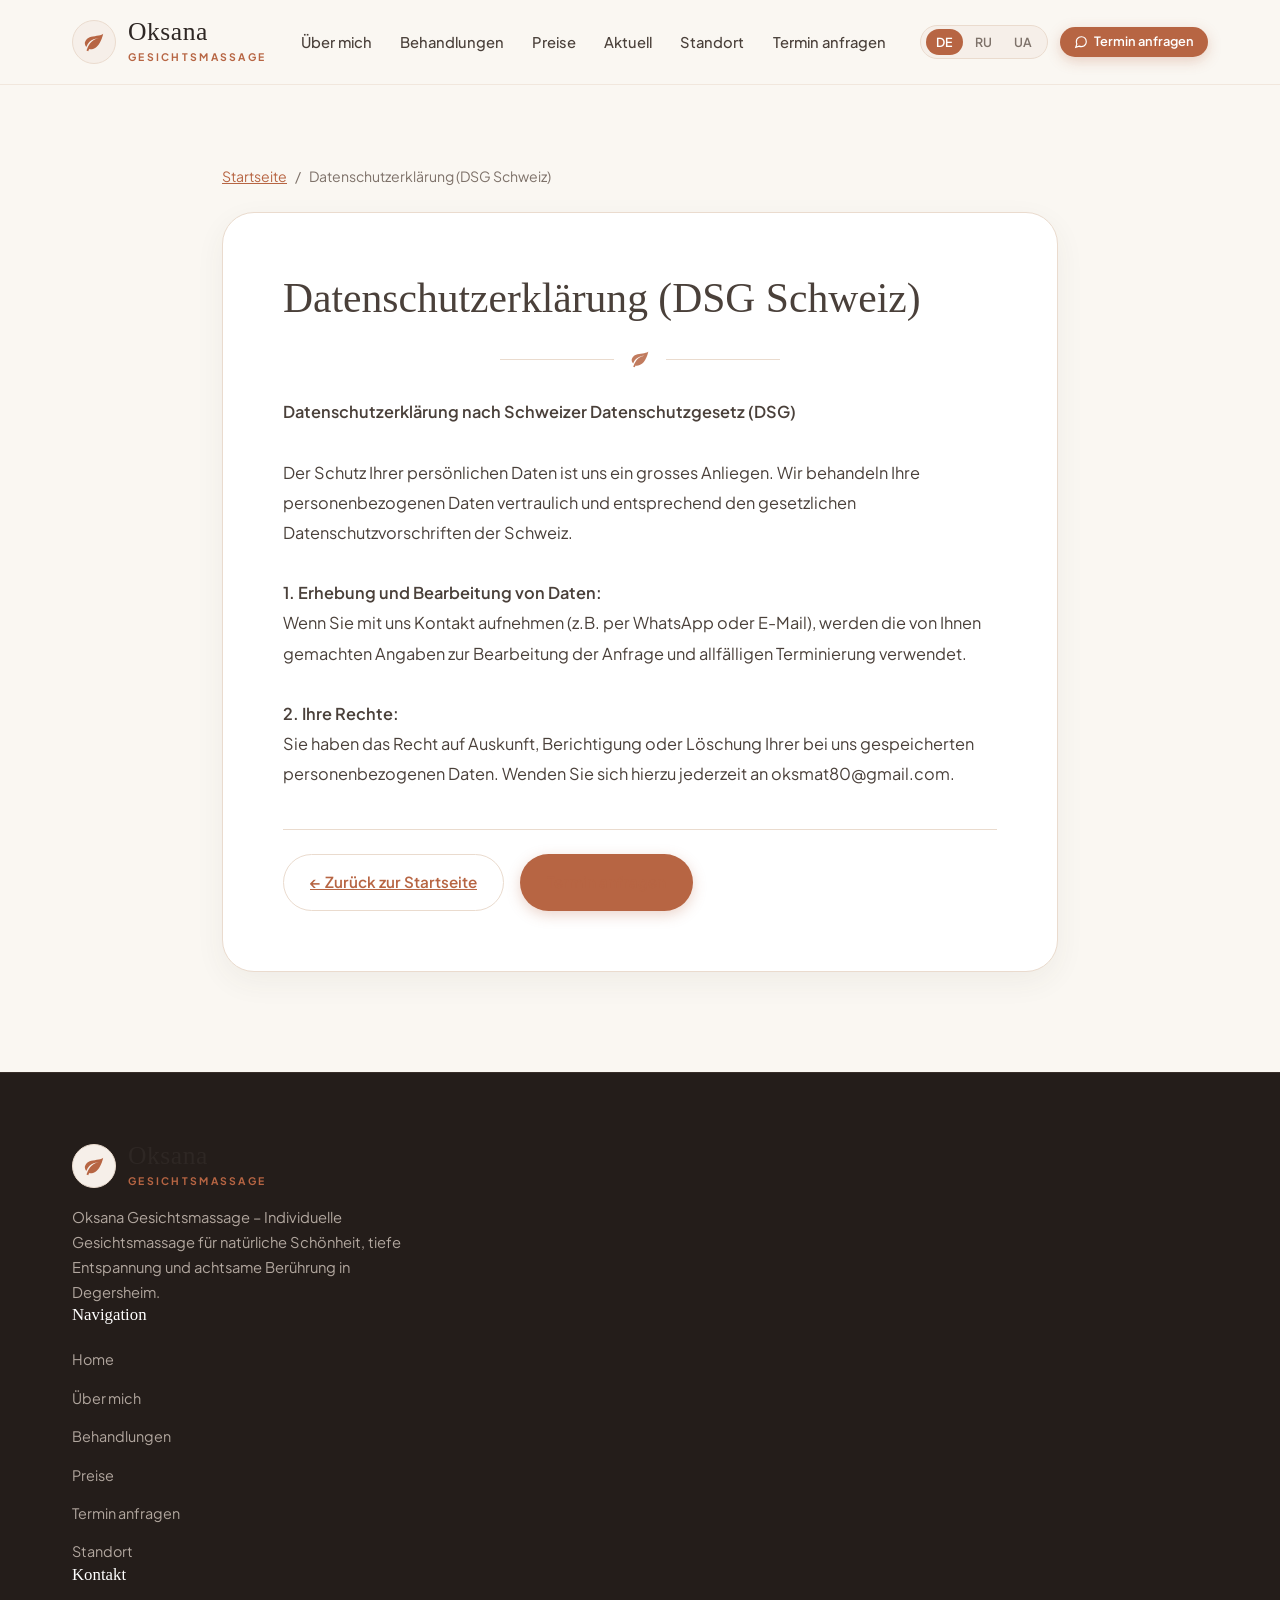
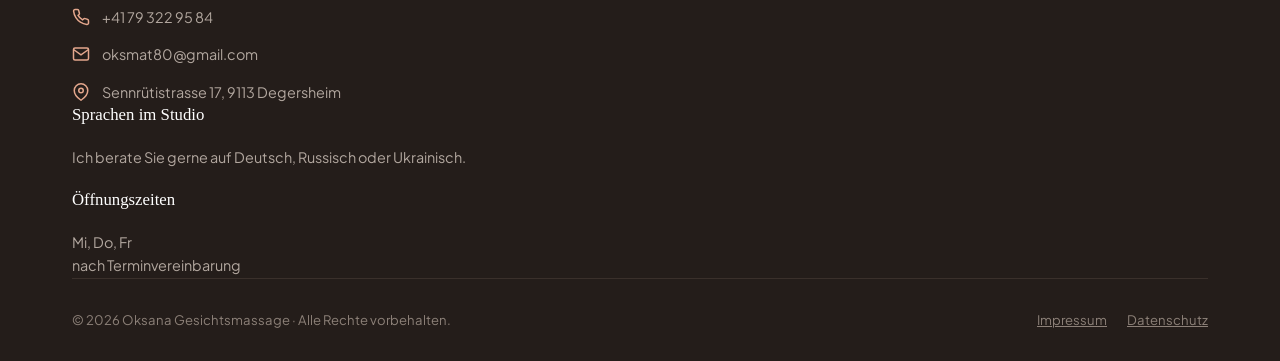
<file: datenschutz.html>
<!DOCTYPE html>
<html lang="de">
<head>
  <meta charset="UTF-8">
  <meta name="viewport" content="width=device-width, initial-scale=1.0">
  <title>Datenschutzerklärung – Oksana Gesichtsmassage Degersheim</title>
  <meta name="description" content="Datenschutzerklärung von Oksana Gesichtsmassage in Degersheim.">
  <meta name="robots" content="noindex, follow">

  <!-- Favicon SVG -->
  <link rel="icon" type="image/svg+xml" href="favicon.svg">

  <!-- Google Fonts: Cormorant Garamond & Plus Jakarta Sans -->
  <link rel="preconnect" href="https://fonts.googleapis.com">
  <link rel="preconnect" href="https://fonts.gstatic.com" crossorigin>
  <link href="https://fonts.googleapis.com/css2?family=Cormorant+Garamond:ital,wght@0,400;0,500;0,600;0,700;1,400&family=Plus+Jakarta+Sans:wght@300;400;500;600;700&display=swap" rel="stylesheet">

  <link rel="stylesheet" href="styles.css">
</head>
<body>

  <!-- Site Header -->
  <header class="site-header" id="header">
    <div class="container header-inner">
      
      <!-- Logo -->
      <a href="index.html" class="brand-logo" aria-label="Oksana Gesichtsmassage Home">
        <div class="brand-icon">
          <svg viewBox="0 0 24 24" fill="currentColor" aria-hidden="true">
            <path d="M17 8C8 10 5.9 16.17 3.82 21.34L5.71 22l1-2.3A4.49 4.49 0 0 0 8 20C19 20 22 3 22 3c-1 2-8 2.25-13 3.25S2 11.5 2 13.5s1.75 3.75 1.75 3.75C7 8 17 8 17 8z"/>
          </svg>
        </div>
        <div class="brand-text">
          <span class="brand-name">Oksana</span>
          <span class="brand-sub">GESICHTSMASSAGE</span>
        </div>
      </a>

      <!-- Desktop Navigation Menu -->
      <nav aria-label="Hauptnavigation">
        <ul class="nav-menu" id="navMenu">
          <li><a href="index.html#about" class="nav-link" data-i18n="nav.about">Über mich</a></li>
          <li><a href="index.html#treatments" class="nav-link" data-i18n="nav.treatments">Behandlungen</a></li>
          <li><a href="index.html#pricing" class="nav-link" data-i18n="nav.pricing">Preise</a></li>
          <li><a href="index.html#offers" class="nav-link" data-i18n="nav.offers">Aktuell</a></li>
          <li><a href="index.html#location" class="nav-link" data-i18n="nav.location">Standort</a></li>
          <li><a href="index.html#booking" class="nav-link" data-i18n="nav.booking">Termin anfragen</a></li>
        </ul>
      </nav>

      <!-- Right Header Actions: Lang Switcher + Book Button -->
      <div class="header-actions">
        <!-- Language Switcher: DE / RU / UA -->
        <div class="lang-switcher" aria-label="Sprachauswahl">
          <button type="button" class="lang-btn active" data-lang="de">DE</button>
          <button type="button" class="lang-btn" data-lang="ru">RU</button>
          <button type="button" class="lang-btn" data-lang="ua">UA</button>
        </div>

        <a href="index.html#booking" class="btn btn-primary btn-sm">
          <svg width="15" height="15" viewBox="0 0 24 24" fill="none" stroke="currentColor" stroke-width="2"><path d="M21 11.5a8.38 8.38 0 0 1-.9 3.8 8.5 8.5 0 0 1-7.6 4.7 8.38 8.38 0 0 1-3.8-.9L3 21l1.9-5.7a8.38 8.38 0 0 1-.9-3.8 8.5 8.5 0 0 1 4.7-7.6 8.38 8.38 0 0 1 3.8-.9h.5a8.48 8.48 0 0 1 8 8v.5z"></path></svg>
          <span data-i18n="nav.book_cta">Termin buchen</span>
        </a>

        <!-- Mobile Menu Toggle -->
        <button type="button" class="mobile-toggle" id="mobileToggle" aria-label="Menü öffnen" aria-expanded="false">
          <svg viewBox="0 0 24 24" fill="none" stroke="currentColor" stroke-width="2" stroke-linecap="round" stroke-linejoin="round">
            <line x1="3" y1="12" x2="21" y2="12"></line>
            <line x1="3" y1="6" x2="21" y2="6"></line>
            <line x1="3" y1="18" x2="21" y2="18"></line>
          </svg>
        </button>
      </div>

    </div>
  </header>

  <!-- Main Legal Content Section -->
  <main class="legal-page-section">
    <div class="container" style="max-width: 900px;">
      
      <div class="legal-breadcrumb">
        <a href="index.html" data-i18n="legal.breadcrumb_home">Startseite</a>
        <span>/</span>
        <span data-i18n="legal.dsg_title">Datenschutzerklärung</span>
      </div>

      <div class="legal-card">
        <h1 data-i18n="legal.dsg_title">Datenschutzerklärung</h1>
        
        <div class="leaf-divider" style="justify-content: flex-start; margin-bottom: 28px;">
          <svg viewBox="0 0 24 24"><path d="M17 8C8 10 5.9 16.17 3.82 21.34L5.71 22l1-2.3A4.49 4.49 0 0 0 8 20C19 20 22 3 22 3c-1 2-8 2.25-13 3.25S2 11.5 2 13.5s1.75 3.75 1.75 3.75C7 8 17 8 17 8z"/></svg>
        </div>

        <div class="legal-content" data-i18n="legal.dsg_content">
          <strong>Datenschutzerklärung nach Schweizer Datenschutzgesetz (DSG)</strong><br><br>
          Der Schutz Ihrer persönlichen Daten ist uns ein grosses Anliegen. Wir behandeln Ihre personenbezogenen Daten vertraulich und entsprechend den gesetzlichen Datenschutzvorschriften der Schweiz.<br><br>
          <strong>1. Erhebung und Bearbeitung von Daten:</strong><br>
          Wenn Sie mit uns Kontakt aufnehmen (z.B. per WhatsApp oder E-Mail), werden die von Ihnen gemachten Angaben zur Bearbeitung der Anfrage und allfälligen Terminierung verwendet.<br><br>
          <strong>2. Ihre Rechte:</strong><br>
          Sie haben das Recht auf Auskunft, Berichtigung oder Löschung Ihrer bei uns gespeicherten personenbezogenen Daten. Wenden Sie sich hierzu jederzeit an oksmat80@gmail.com.
        </div>

        <div style="margin-top: 40px; border-top: 1px solid var(--color-border); padding-top: 24px; display: flex; gap: 16px; flex-wrap: wrap;">
          <a href="index.html" class="btn btn-secondary" data-i18n="legal.back_to_home">
            &larr; Zurück zur Startseite
          </a>
          <a href="index.html#booking" class="btn btn-primary">
            <span data-i18n="nav.book_cta">Termin buchen</span>
          </a>
        </div>
      </div>

    </div>
  </main>

  <!-- Footer -->
  <footer class="site-footer" id="footer">
    <div class="container">
      <div class="footer-grid">
        
        <!-- Brand / About in Footer -->
        <div>
          <div class="brand-logo" style="margin-bottom: 8px;">
            <div class="brand-icon">
              <svg viewBox="0 0 24 24" fill="currentColor" aria-hidden="true">
                <path d="M17 8C8 10 5.9 16.17 3.82 21.34L5.71 22l1-2.3A4.49 4.49 0 0 0 8 20C19 20 22 3 22 3c-1 2-8 2.25-13 3.25S2 11.5 2 13.5s1.75 3.75 1.75 3.75C7 8 17 8 17 8z"/>
              </svg>
            </div>
            <div class="brand-text">
              <span class="brand-name">Oksana</span>
              <span class="brand-sub">GESICHTSMASSAGE</span>
            </div>
          </div>
          <p class="footer-about" data-i18n="footer.about_text">
            Oksana Gesichtsmassage – Individuelle Gesichtsmassage für natürliche Schönheit, tiefe Entspannung und achtsame Berührung in Degersheim.
          </p>
        </div>

        <!-- Links -->
        <div>
          <h4 class="footer-title" data-i18n="footer.quick_links">Navigation</h4>
          <ul class="footer-links">
            <li><a href="index.html">Home</a></li>
            <li><a href="index.html#about" data-i18n="nav.about">Über mich</a></li>
            <li><a href="index.html#treatments" data-i18n="nav.treatments">Behandlungen</a></li>
            <li><a href="index.html#pricing" data-i18n="nav.pricing">Preise & Abos</a></li>
            <li><a href="index.html#booking" data-i18n="nav.booking">Termin buchen</a></li>
            <li><a href="index.html#location" data-i18n="nav.location">Standort & Anfahrt</a></li>
          </ul>
        </div>

        <!-- Contact Info -->
        <div>
          <h4 class="footer-title" data-i18n="footer.contact_title">Kontakt</h4>
          <ul class="footer-contact-list">
            <li class="footer-contact-item">
              <svg viewBox="0 0 24 24" fill="none" stroke="currentColor" stroke-width="2"><path d="M22 16.92v3a2 2 0 0 1-2.18 2 19.79 19.79 0 0 1-8.63-3.07 19.5 19.5 0 0 1-6-6 19.79 19.79 0 0 1-3.07-8.67A2 2 0 0 1 4.11 2h3a2 2 0 0 1 2 1.72 12.84 12.84 0 0 0 .7 2.81 2 2 0 0 1-.45 2.11L8.09 9.91a16 16 0 0 0 6 6l1.27-1.27a2 2 0 0 1 2.11-.45 12.84 12.84 0 0 0 2.81.7A2 2 0 0 1 22 16.92z"></path></svg>
              <a href="tel:+41793229584">+41 79 322 95 84</a>
            </li>
            <li class="footer-contact-item">
              <svg viewBox="0 0 24 24" fill="none" stroke="currentColor" stroke-width="2"><path d="M4 4h16c1.1 0 2 .9 2 2v12c0 1.1-.9 2-2 2H4c-1.1 0-2-.9-2-2V6c0-1.1.9-2 2-2z"></path><polyline points="22,6 12,13 2,6"></polyline></svg>
              <a href="mailto:oksmat80@gmail.com">oksmat80@gmail.com</a>
            </li>
            <li class="footer-contact-item">
              <svg viewBox="0 0 24 24" fill="none" stroke="currentColor" stroke-width="2"><path d="M21 10c0 7-9 13-9 13s-9-6-9-13a9 9 0 0 1 18 0z"></path><circle cx="12" cy="10" r="3"></circle></svg>
              <span>Sennrütistrasse 17, 9113 Degersheim</span>
            </li>
          </ul>
        </div>

        <!-- Languages & Studio -->
        <div>
          <h4 class="footer-title" data-i18n="footer.languages_title">Sprachen im Studio</h4>
          <p style="font-size: 0.9rem; color: #B2A79F; margin-bottom: 20px;" data-i18n="footer.languages_desc">
            Ich berate Sie gerne auf Deutsch, Russisch oder Ukrainisch.
          </p>

          <h4 class="footer-title" data-i18n="footer.hours_title">Öffnungszeiten</h4>
          <p style="font-size: 0.9rem; color: #B2A79F;" data-i18n="footer.hours_desc">
            Mi, Do, Fr<br>
            nach Terminvereinbarung
          </p>
        </div>

      </div>

      <div class="footer-bottom">
        <div data-i18n="footer.rights">© 2026 Oksana Gesichtsmassage – Alle Rechte vorbehalten.</div>
        <div class="footer-legal-links">
          <a href="impressum.html" class="footer-legal-link" data-i18n="footer.impressum">Impressum</a>
          <a href="datenschutz.html" class="footer-legal-link" data-i18n="footer.datenschutz">Datenschutz</a>
        </div>
      </div>

    </div>
  </footer>

  <!-- Scripts -->
  <script src="translations.js"></script>
  <script src="app.js"></script>
</body>
</html>
</file>
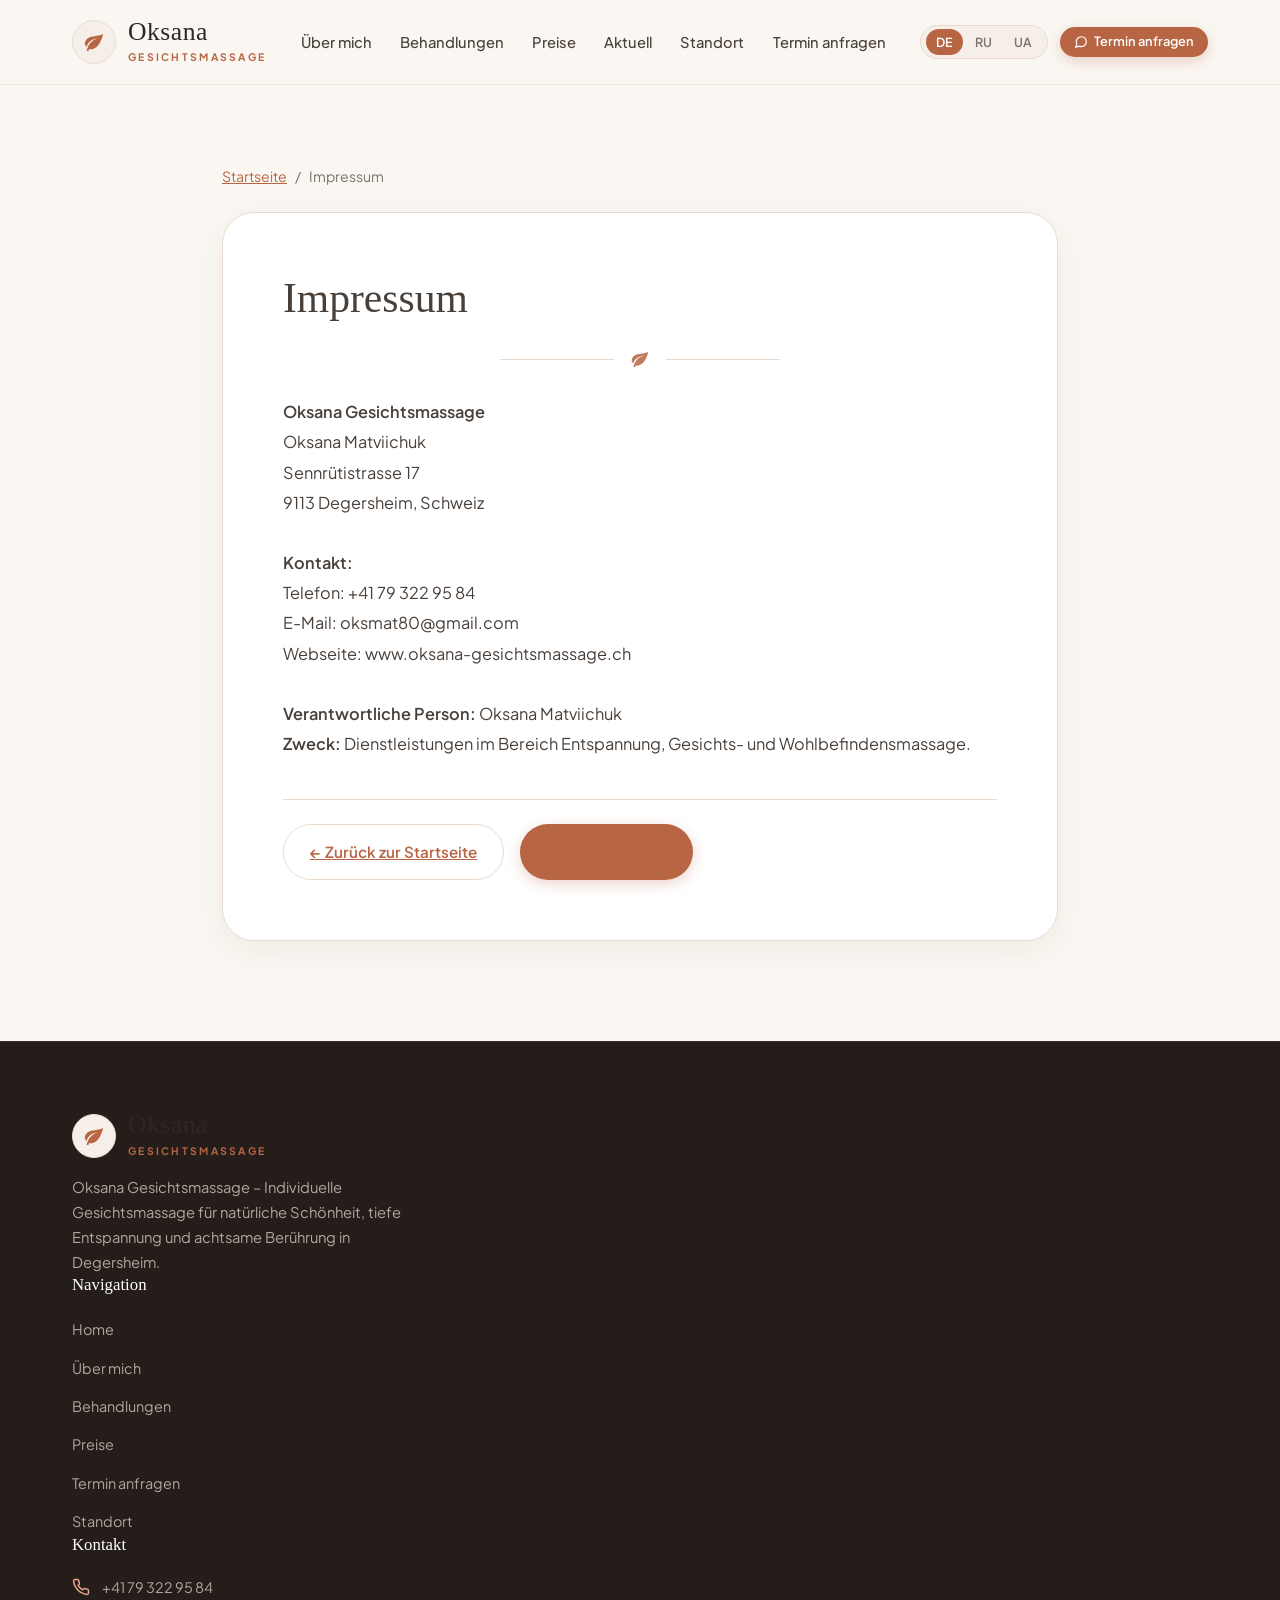
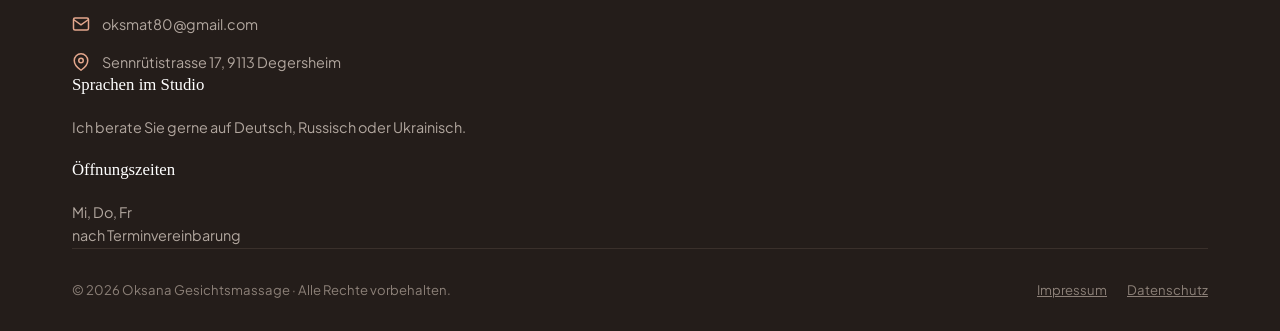
<file: impressum.html>
<!DOCTYPE html>
<html lang="de">
<head>
  <meta charset="UTF-8">
  <meta name="viewport" content="width=device-width, initial-scale=1.0">
  <title>Impressum – Oksana Gesichtsmassage Degersheim</title>
  <meta name="description" content="Impressum von Oksana Gesichtsmassage in Degersheim.">
  <meta name="robots" content="noindex, follow">

  <!-- Favicon SVG -->
  <link rel="icon" type="image/svg+xml" href="favicon.svg">

  <!-- Google Fonts: Cormorant Garamond & Plus Jakarta Sans -->
  <link rel="preconnect" href="https://fonts.googleapis.com">
  <link rel="preconnect" href="https://fonts.gstatic.com" crossorigin>
  <link href="https://fonts.googleapis.com/css2?family=Cormorant+Garamond:ital,wght@0,400;0,500;0,600;0,700;1,400&family=Plus+Jakarta+Sans:wght@300;400;500;600;700&display=swap" rel="stylesheet">

  <link rel="stylesheet" href="styles.css">
</head>
<body>

  <!-- Site Header -->
  <header class="site-header" id="header">
    <div class="container header-inner">
      
      <!-- Logo -->
      <a href="index.html" class="brand-logo" aria-label="Oksana Gesichtsmassage Home">
        <div class="brand-icon">
          <svg viewBox="0 0 24 24" fill="currentColor" aria-hidden="true">
            <path d="M17 8C8 10 5.9 16.17 3.82 21.34L5.71 22l1-2.3A4.49 4.49 0 0 0 8 20C19 20 22 3 22 3c-1 2-8 2.25-13 3.25S2 11.5 2 13.5s1.75 3.75 1.75 3.75C7 8 17 8 17 8z"/>
          </svg>
        </div>
        <div class="brand-text">
          <span class="brand-name">Oksana</span>
          <span class="brand-sub">GESICHTSMASSAGE</span>
        </div>
      </a>

      <!-- Desktop Navigation Menu -->
      <nav aria-label="Hauptnavigation">
        <ul class="nav-menu" id="navMenu">
          <li><a href="index.html#about" class="nav-link" data-i18n="nav.about">Über mich</a></li>
          <li><a href="index.html#treatments" class="nav-link" data-i18n="nav.treatments">Behandlungen</a></li>
          <li><a href="index.html#pricing" class="nav-link" data-i18n="nav.pricing">Preise</a></li>
          <li><a href="index.html#offers" class="nav-link" data-i18n="nav.offers">Aktuell</a></li>
          <li><a href="index.html#location" class="nav-link" data-i18n="nav.location">Standort</a></li>
          <li><a href="index.html#booking" class="nav-link" data-i18n="nav.booking">Termin anfragen</a></li>
        </ul>
      </nav>

      <!-- Right Header Actions: Lang Switcher + Book Button -->
      <div class="header-actions">
        <!-- Language Switcher: DE / RU / UA -->
        <div class="lang-switcher" aria-label="Sprachauswahl">
          <button type="button" class="lang-btn active" data-lang="de">DE</button>
          <button type="button" class="lang-btn" data-lang="ru">RU</button>
          <button type="button" class="lang-btn" data-lang="ua">UA</button>
        </div>

        <a href="index.html#booking" class="btn btn-primary btn-sm">
          <svg width="15" height="15" viewBox="0 0 24 24" fill="none" stroke="currentColor" stroke-width="2"><path d="M21 11.5a8.38 8.38 0 0 1-.9 3.8 8.5 8.5 0 0 1-7.6 4.7 8.38 8.38 0 0 1-3.8-.9L3 21l1.9-5.7a8.38 8.38 0 0 1-.9-3.8 8.5 8.5 0 0 1 4.7-7.6 8.38 8.38 0 0 1 3.8-.9h.5a8.48 8.48 0 0 1 8 8v.5z"></path></svg>
          <span data-i18n="nav.book_cta">Termin buchen</span>
        </a>

        <!-- Mobile Menu Toggle -->
        <button type="button" class="mobile-toggle" id="mobileToggle" aria-label="Menü öffnen" aria-expanded="false">
          <svg viewBox="0 0 24 24" fill="none" stroke="currentColor" stroke-width="2" stroke-linecap="round" stroke-linejoin="round">
            <line x1="3" y1="12" x2="21" y2="12"></line>
            <line x1="3" y1="6" x2="21" y2="6"></line>
            <line x1="3" y1="18" x2="21" y2="18"></line>
          </svg>
        </button>
      </div>

    </div>
  </header>

  <!-- Main Legal Content Section -->
  <main class="legal-page-section">
    <div class="container" style="max-width: 900px;">
      
      <div class="legal-breadcrumb">
        <a href="index.html" data-i18n="legal.breadcrumb_home">Startseite</a>
        <span>/</span>
        <span data-i18n="legal.imp_title">Impressum</span>
      </div>

      <div class="legal-card">
        <h1 data-i18n="legal.imp_title">Impressum</h1>
        
        <div class="leaf-divider" style="justify-content: flex-start; margin-bottom: 28px;">
          <svg viewBox="0 0 24 24"><path d="M17 8C8 10 5.9 16.17 3.82 21.34L5.71 22l1-2.3A4.49 4.49 0 0 0 8 20C19 20 22 3 22 3c-1 2-8 2.25-13 3.25S2 11.5 2 13.5s1.75 3.75 1.75 3.75C7 8 17 8 17 8z"/></svg>
        </div>

        <div class="legal-content" data-i18n="legal.imp_content">
          <strong>Oksana Gesichtsmassage</strong><br>
          Oksana Matviichuk<br>
          Sennrütistrasse 17<br>
          9113 Degersheim, Schweiz<br><br>
          <strong>Kontakt:</strong><br>
          Telefon: +41 79 322 95 84<br>
          E-Mail: oksmat80@gmail.com<br>
          Webseite: www.oksana-gesichtsmassage.ch<br><br>
          <strong>Verantwortliche Person:</strong> Oksana Matviichuk<br>
          <strong>Zweck:</strong> Dienstleistungen im Bereich Entspannung, Gesichts- und Wohlbefindensmassage.
        </div>

        <div style="margin-top: 40px; border-top: 1px solid var(--color-border); padding-top: 24px; display: flex; gap: 16px; flex-wrap: wrap;">
          <a href="index.html" class="btn btn-secondary" data-i18n="legal.back_to_home">
            &larr; Zurück zur Startseite
          </a>
          <a href="index.html#booking" class="btn btn-primary">
            <span data-i18n="nav.book_cta">Termin buchen</span>
          </a>
        </div>
      </div>

    </div>
  </main>

  <!-- Footer -->
  <footer class="site-footer" id="footer">
    <div class="container">
      <div class="footer-grid">
        
        <!-- Brand / About in Footer -->
        <div>
          <div class="brand-logo" style="margin-bottom: 8px;">
            <div class="brand-icon">
              <svg viewBox="0 0 24 24" fill="currentColor" aria-hidden="true">
                <path d="M17 8C8 10 5.9 16.17 3.82 21.34L5.71 22l1-2.3A4.49 4.49 0 0 0 8 20C19 20 22 3 22 3c-1 2-8 2.25-13 3.25S2 11.5 2 13.5s1.75 3.75 1.75 3.75C7 8 17 8 17 8z"/>
              </svg>
            </div>
            <div class="brand-text">
              <span class="brand-name">Oksana</span>
              <span class="brand-sub">GESICHTSMASSAGE</span>
            </div>
          </div>
          <p class="footer-about" data-i18n="footer.about_text">
            Oksana Gesichtsmassage – Individuelle Gesichtsmassage für natürliche Schönheit, tiefe Entspannung und achtsame Berührung in Degersheim.
          </p>
        </div>

        <!-- Links -->
        <div>
          <h4 class="footer-title" data-i18n="footer.quick_links">Navigation</h4>
          <ul class="footer-links">
            <li><a href="index.html">Home</a></li>
            <li><a href="index.html#about" data-i18n="nav.about">Über mich</a></li>
            <li><a href="index.html#treatments" data-i18n="nav.treatments">Behandlungen</a></li>
            <li><a href="index.html#pricing" data-i18n="nav.pricing">Preise & Abos</a></li>
            <li><a href="index.html#booking" data-i18n="nav.booking">Termin buchen</a></li>
            <li><a href="index.html#location" data-i18n="nav.location">Standort & Anfahrt</a></li>
          </ul>
        </div>

        <!-- Contact Info -->
        <div>
          <h4 class="footer-title" data-i18n="footer.contact_title">Kontakt</h4>
          <ul class="footer-contact-list">
            <li class="footer-contact-item">
              <svg viewBox="0 0 24 24" fill="none" stroke="currentColor" stroke-width="2"><path d="M22 16.92v3a2 2 0 0 1-2.18 2 19.79 19.79 0 0 1-8.63-3.07 19.5 19.5 0 0 1-6-6 19.79 19.79 0 0 1-3.07-8.67A2 2 0 0 1 4.11 2h3a2 2 0 0 1 2 1.72 12.84 12.84 0 0 0 .7 2.81 2 2 0 0 1-.45 2.11L8.09 9.91a16 16 0 0 0 6 6l1.27-1.27a2 2 0 0 1 2.11-.45 12.84 12.84 0 0 0 2.81.7A2 2 0 0 1 22 16.92z"></path></svg>
              <a href="tel:+41793229584">+41 79 322 95 84</a>
            </li>
            <li class="footer-contact-item">
              <svg viewBox="0 0 24 24" fill="none" stroke="currentColor" stroke-width="2"><path d="M4 4h16c1.1 0 2 .9 2 2v12c0 1.1-.9 2-2 2H4c-1.1 0-2-.9-2-2V6c0-1.1.9-2 2-2z"></path><polyline points="22,6 12,13 2,6"></polyline></svg>
              <a href="mailto:oksmat80@gmail.com">oksmat80@gmail.com</a>
            </li>
            <li class="footer-contact-item">
              <svg viewBox="0 0 24 24" fill="none" stroke="currentColor" stroke-width="2"><path d="M21 10c0 7-9 13-9 13s-9-6-9-13a9 9 0 0 1 18 0z"></path><circle cx="12" cy="10" r="3"></circle></svg>
              <span>Sennrütistrasse 17, 9113 Degersheim</span>
            </li>
          </ul>
        </div>

        <!-- Languages & Studio -->
        <div>
          <h4 class="footer-title" data-i18n="footer.languages_title">Sprachen im Studio</h4>
          <p style="font-size: 0.9rem; color: #B2A79F; margin-bottom: 20px;" data-i18n="footer.languages_desc">
            Ich berate Sie gerne auf Deutsch, Russisch oder Ukrainisch.
          </p>

          <h4 class="footer-title" data-i18n="footer.hours_title">Öffnungszeiten</h4>
          <p style="font-size: 0.9rem; color: #B2A79F;" data-i18n="footer.hours_desc">
            Mi, Do, Fr<br>
            nach Terminvereinbarung
          </p>
        </div>

      </div>

      <div class="footer-bottom">
        <div data-i18n="footer.rights">© 2026 Oksana Gesichtsmassage – Alle Rechte vorbehalten.</div>
        <div class="footer-legal-links">
          <a href="impressum.html" class="footer-legal-link" data-i18n="footer.impressum">Impressum</a>
          <a href="datenschutz.html" class="footer-legal-link" data-i18n="footer.datenschutz">Datenschutz</a>
        </div>
      </div>

    </div>
  </footer>

  <!-- Scripts -->
  <script src="translations.js"></script>
  <script src="app.js"></script>
</body>
</html>
</file>
<file: styles.css>
/* ==========================================================================
   Oksana Gesichtsmassage - Modern Swiss Spa Design System
   Palette: Warm Cream, Soft Alabaster, Terracotta & Peach Accents
   Typography: Playfair Display (Serif) + Plus Jakarta Sans (Sans-serif)
   ========================================================================== */

:root {
  /* Colors */
  --bg-body: #FAF7F2;
  --bg-card: #FFFFFF;
  --bg-card-alt: #F6EFE9;
  --bg-cream-soft: #F9F5EE;
  --bg-cream-medium: #F1E9DE;
  --bg-hero-tint: #F5EFEB;

  --color-terracotta: #B76543;
  --color-terracotta-hover: #9E5233;
  --color-terracotta-light: #F4E8E1;
  --color-peach: #E4A78D;
  --color-peach-light: #FAF0EB;

  --color-text-main: #2E2724;
  --color-text-body: #4A403A;
  --color-text-muted: #7E726A;
  --color-text-light: #9B8E85;

  --color-border: #EADBCE;
  --color-border-light: #F1E7DD;
  --color-border-focus: #B76543;

  --color-sage: #8A9A86;
  --color-gold: #C89A58;

  /* Typography */
  --font-serif: 'Playfair Display', Georgia, serif;
  --font-sans: 'Plus Jakarta Sans', -apple-system, BlinkMacSystemFont, 'Segoe UI', Roboto, Helvetica, Arial, sans-serif;

  /* Shadows */
  --shadow-soft: 0 4px 20px rgba(74, 64, 58, 0.04);
  --shadow-card: 0 10px 30px rgba(74, 64, 58, 0.06);
  --shadow-hover: 0 16px 36px rgba(183, 101, 67, 0.12);
  --shadow-nav: 0 4px 24px rgba(74, 64, 58, 0.06);

  /* Radii */
  --radius-sm: 8px;
  --radius-md: 14px;
  --radius-lg: 22px;
  --radius-xl: 32px;
  --radius-full: 9999px;

  /* Spacing */
  --section-padding: clamp(60px, 8vw, 100px);
  --container-max: 1200px;
  --transition: all 0.28s cubic-bezier(0.16, 1, 0.3, 1);
}

/* Base Reset */
*, *::before, *::after {
  box-sizing: border-box;
  margin: 0;
  padding: 0;
  min-width: 0;
}

html {
  scroll-behavior: smooth;
  font-size: 16px;
  -webkit-text-size-adjust: 100%;
  width: 100%;
  max-width: 100%;
  overflow-x: hidden;
}

body {
  font-family: var(--font-sans);
  background-color: var(--bg-body);
  color: var(--color-text-body);
  line-height: 1.65;
  font-weight: 400;
  width: 100%;
  max-width: 100%;
  overflow-x: hidden;
  position: relative;
  -webkit-font-smoothing: antialiased;
  hyphens: none;
  -webkit-hyphens: none;
  -ms-hyphens: none;
  overflow-wrap: normal;
  word-break: normal;
}

/* Global rule to prevent any hyphen-splits mid-word in all text */
p, span, li, a, button, h1, h2, h3, h4, h5, h6, blockquote, label {
  hyphens: none;
  -webkit-hyphens: none;
  -ms-hyphens: none;
}

img {
  max-width: 100%;
  height: auto;
  display: block;
}

a {
  color: inherit;
  text-decoration: none;
  transition: var(--transition);
}

button, input, select, textarea {
  font-family: inherit;
  font-size: inherit;
}

.container {
  width: 100%;
  max-width: var(--container-max);
  margin: 0 auto;
  padding: 0 clamp(16px, 4vw, 32px);
  box-sizing: border-box;
}

/* ==========================================================================
   Typography & Accents
   ========================================================================== */

h1, h2, h3, h4, .font-serif {
  font-family: var(--font-serif);
  color: var(--color-text-main);
  font-weight: 500;
  line-height: 1.25;
  hyphens: none;
  -webkit-hyphens: none;
  -ms-hyphens: none;
  word-break: normal;
  overflow-wrap: normal;
}

.section-tag {
  display: inline-block;
  font-size: 0.75rem;
  letter-spacing: 0.18em;
  text-transform: uppercase;
  color: var(--color-terracotta);
  font-weight: 700;
  margin-bottom: 12px;
}

.section-header {
  text-align: center;
  max-width: 720px;
  margin: 0 auto clamp(36px, 5vw, 60px);
}

.section-title {
  font-size: clamp(1.55rem, 4.2vw, 2.75rem);
  margin-bottom: 16px;
  letter-spacing: -0.01em;
  hyphens: none;
  -webkit-hyphens: none;
  -ms-hyphens: none;
  word-break: normal;
  overflow-wrap: normal;
}

.section-subtitle {
  font-size: clamp(0.95rem, 1.8vw, 1.15rem);
  color: var(--color-text-muted);
  font-weight: 400;
}

/* Thin Leaf Divider */
.leaf-divider {
  display: flex;
  align-items: center;
  justify-content: center;
  gap: 16px;
  margin: 24px auto;
  width: 100%;
  max-width: 280px;
}

.leaf-divider::before,
.leaf-divider::after {
  content: '';
  flex: 1;
  height: 1px;
  background-color: var(--color-border);
}

.leaf-divider svg {
  width: 20px;
  height: 20px;
  color: var(--color-terracotta);
  fill: currentColor;
  opacity: 0.85;
}

/* Buttons */
.btn {
  display: inline-flex;
  align-items: center;
  justify-content: center;
  gap: 10px;
  padding: 13px 26px;
  font-size: 0.95rem;
  font-weight: 600;
  border-radius: var(--radius-full);
  cursor: pointer;
  transition: var(--transition);
  border: 1px solid transparent;
  max-width: 100%;
  box-sizing: border-box;
}

.btn-primary {
  background-color: var(--color-terracotta);
  color: #FFFFFF;
  box-shadow: 0 4px 14px rgba(183, 101, 67, 0.28);
}

.btn-primary:hover {
  background-color: var(--color-terracotta-hover);
  color: #FFFFFF;
  transform: translateY(-2px);
  box-shadow: 0 6px 20px rgba(183, 101, 67, 0.35);
}

.btn-secondary {
  background-color: transparent;
  color: var(--color-text-main);
  border-color: var(--color-border);
}

.btn-secondary:hover {
  border-color: var(--color-terracotta);
  color: var(--color-terracotta);
  background-color: var(--color-peach-light);
  transform: translateY(-2px);
}

.btn-sm {
  padding: 6px 14px;
  font-size: 0.82rem;
  white-space: nowrap;
  gap: 6px;
}

.btn-lg {
  padding: 15px 36px;
  font-size: 1.05rem;
}

/* ==========================================================================
   Header & Navigation
   ========================================================================== */

.top-bar {
  background-color: #F3EBE3;
  color: var(--color-text-muted);
  font-size: 0.8rem;
  border-bottom: 1px solid var(--color-border-light);
  padding: 6px 0;
}

.top-bar-inner {
  display: flex;
  justify-content: space-between;
  align-items: center;
  flex-wrap: wrap;
  gap: 12px;
}

.top-bar-item {
  display: inline-flex;
  align-items: center;
  gap: 6px;
}

.site-header {
  position: sticky;
  top: 0;
  z-index: 1000;
  background-color: rgba(250, 247, 242, 0.94);
  backdrop-filter: blur(12px);
  -webkit-backdrop-filter: blur(12px);
  border-bottom: 1px solid var(--color-border-light);
  transition: var(--transition);
}

.header-inner {
  display: flex;
  align-items: center;
  justify-content: space-between;
  height: 84px;
  gap: 20px;
}

/* Logo */
.brand-logo {
  display: flex;
  align-items: center;
  gap: 12px;
  text-decoration: none;
}

.brand-icon {
  width: 44px;
  height: 44px;
  border-radius: 50%;
  background: var(--bg-card-alt);
  display: flex;
  align-items: center;
  justify-content: center;
  border: 1px solid var(--color-border);
  color: var(--color-terracotta);
  flex-shrink: 0;
}

.brand-icon svg {
  width: 22px;
  height: 22px;
  display: block;
}

.brand-text {
  display: flex;
  flex-direction: column;
}

.brand-name {
  font-family: var(--font-serif);
  font-size: 1.6rem;
  color: var(--color-text-main);
  font-weight: 500;
  line-height: 1;
  letter-spacing: 0.02em;
}

.brand-sub {
  font-size: 0.65rem;
  letter-spacing: 0.22em;
  text-transform: uppercase;
  color: var(--color-terracotta);
  font-weight: 700;
  margin-top: 4px;
}

/* Nav Menu */
.nav-menu {
  display: flex;
  align-items: center;
  gap: clamp(16px, 2.2vw, 32px);
  list-style: none;
}

.nav-link {
  font-size: 0.92rem;
  font-weight: 500;
  color: var(--color-text-body);
  position: relative;
  padding: 8px 0;
}

.nav-link::after {
  content: '';
  position: absolute;
  bottom: 2px;
  left: 0;
  width: 0%;
  height: 1.5px;
  background-color: var(--color-terracotta);
  transition: width 0.25s ease;
}

.nav-link:hover {
  color: var(--color-terracotta);
}

.nav-link:hover::after,
.nav-link.active::after {
  width: 100%;
}

/* Header Right Actions */
.header-actions {
  display: flex;
  align-items: center;
  gap: 12px;
}

.header-actions .btn {
  white-space: nowrap;
  padding: 6px 13px;
  font-size: 0.8rem;
  font-weight: 600;
  gap: 6px;
  flex-shrink: 0;
  line-height: 1.2;
}

.header-actions .btn svg {
  width: 14px;
  height: 14px;
  flex-shrink: 0;
}

/* Language Switcher */
.lang-switcher {
  display: inline-flex;
  align-items: center;
  background-color: var(--bg-card-alt);
  border: 1px solid var(--color-border);
  border-radius: var(--radius-full);
  padding: 3px 5px;
  gap: 2px;
}

.lang-btn {
  background: none;
  border: none;
  padding: 5px 10px;
  font-size: 0.78rem;
  font-weight: 600;
  color: var(--color-text-muted);
  border-radius: var(--radius-full);
  cursor: pointer;
  transition: var(--transition);
}

.lang-btn:hover {
  color: var(--color-text-main);
}

.lang-btn.active {
  background-color: var(--color-terracotta);
  color: #FFFFFF;
}

/* Mobile Toggle */
.mobile-toggle {
  display: none;
  background: none;
  border: none;
  cursor: pointer;
  width: 44px;
  height: 44px;
  border-radius: var(--radius-sm);
  align-items: center;
  justify-content: center;
  color: var(--color-text-main);
}

.mobile-toggle svg {
  width: 26px;
  height: 26px;
}

/* ==========================================================================
   Hero Section
   ========================================================================== */

.hero-section {
  padding: clamp(30px, 5vw, 60px) 0 clamp(40px, 6vw, 80px);
  position: relative;
  background: linear-gradient(180deg, rgba(246, 239, 233, 0.7) 0%, var(--bg-body) 100%);
  border-bottom: 1px solid var(--color-border-light);
}

.hero-grid {
  display: grid;
  grid-template-columns: 1.15fr 0.85fr;
  align-items: center;
  gap: clamp(32px, 5vw, 70px);
}

.hero-content {
  max-width: 620px;
}

.hero-badge {
  display: inline-flex;
  align-items: center;
  gap: 8px;
  padding: 6px 14px;
  border-radius: var(--radius-full);
  background: rgba(183, 101, 67, 0.1);
  color: var(--color-terracotta);
  font-size: 0.78rem;
  font-weight: 700;
  letter-spacing: 0.14em;
  text-transform: uppercase;
  margin-bottom: 20px;
}

.hero-badge svg {
  width: 14px;
  height: 14px;
}

.hero-title {
  font-size: clamp(1.75rem, 5vw, 3.6rem);
  line-height: 1.18;
  margin-bottom: 18px;
  color: var(--color-text-main);
  letter-spacing: -0.015em;
  hyphens: none;
  -webkit-hyphens: none;
  -ms-hyphens: none;
  word-break: normal;
  overflow-wrap: normal;
}

.hero-subtitle {
  font-family: var(--font-serif);
  font-size: clamp(1.05rem, 2.2vw, 1.45rem);
  font-style: italic;
  color: var(--color-terracotta);
  margin-bottom: 16px;
  font-weight: 400;
  line-height: 1.4;
}

.hero-desc {
  font-size: clamp(0.95rem, 1.6vw, 1.05rem);
  color: var(--color-text-muted);
  line-height: 1.68;
  margin-bottom: 28px;
}

.hero-actions {
  display: flex;
  align-items: center;
  flex-wrap: wrap;
  gap: 16px;
  margin-bottom: 32px;
}

.hero-meta {
  display: flex;
  align-items: center;
  gap: 20px;
  padding-top: 24px;
  border-top: 1px solid var(--color-border);
}

.meta-pill {
  display: inline-flex;
  align-items: center;
  gap: 8px;
  font-size: 0.92rem;
  font-weight: 600;
  color: var(--color-text-main);
}

.meta-pill svg {
  width: 18px;
  height: 18px;
  color: var(--color-terracotta);
}

.meta-tag {
  background: var(--color-peach-light);
  color: var(--color-terracotta);
  padding: 4px 12px;
  border-radius: var(--radius-full);
  font-size: 0.82rem;
  font-weight: 600;
}

/* Hero Media - Using Oksana Portrait */
.hero-media {
  position: relative;
}

.hero-image-frame {
  position: relative;
  border-radius: var(--radius-xl);
  overflow: hidden;
  box-shadow: var(--shadow-card);
  background: var(--bg-card);
  border: 1px solid var(--color-border);
}

.hero-image-frame img {
  width: 100%;
  height: 480px;
  object-fit: cover;
  object-position: center 20%;
  transition: transform 0.6s ease;
}

.hero-image-frame:hover img {
  transform: scale(1.02);
}

.hero-floating-card {
  position: absolute;
  bottom: -20px;
  left: -20px;
  background: rgba(255, 255, 255, 0.95);
  backdrop-filter: blur(12px);
  padding: 18px 24px;
  border-radius: var(--radius-lg);
  border: 1px solid var(--color-border);
  box-shadow: var(--shadow-hover);
  display: flex;
  align-items: center;
  gap: 16px;
  max-width: 320px;
}

.floating-icon {
  width: 44px;
  height: 44px;
  border-radius: 50%;
  background: var(--color-peach-light);
  color: var(--color-terracotta);
  display: flex;
  align-items: center;
  justify-content: center;
  flex-shrink: 0;
}

.floating-icon svg {
  width: 22px;
  height: 22px;
}

.floating-title {
  font-size: 0.9rem;
  font-weight: 700;
  color: var(--color-text-main);
}

.floating-sub {
  font-size: 0.8rem;
  color: var(--color-text-muted);
}

/* ==========================================================================
   Client Testimonials / Reviews Section (Item 5)
   ========================================================================== */

.testimonials-section {
  padding: clamp(50px, 6vw, 80px) 0;
  background-color: var(--bg-cream-soft);
  border-bottom: 1px solid var(--color-border-light);
}

.testimonials-grid {
  display: grid;
  grid-template-columns: repeat(2, 1fr);
  gap: 28px;
  align-items: stretch;
}

.testimonial-card {
  background: var(--bg-card);
  padding: 32px 28px;
  border: 1px solid var(--color-border);
  border-radius: var(--radius-xl);
  display: flex;
  flex-direction: column;
  justify-content: space-between;
  box-shadow: var(--shadow-soft);
  transition: var(--transition);
  position: relative;
  height: 100%;
}

.testimonial-card:hover {
  transform: translateY(-4px);
  border-color: var(--color-peach);
  box-shadow: var(--shadow-hover);
}

.testimonial-body {
  display: flex;
  flex-direction: column;
  flex: 1 1 auto;
}

.testimonial-stars {
  color: var(--color-gold);
  font-size: 1.15rem;
  letter-spacing: 0.15em;
  margin-bottom: 16px;
}

.testimonial-quote {
  font-family: var(--font-serif);
  font-size: 1.05rem;
  line-height: 1.68;
  color: var(--color-text-main);
  font-style: italic;
  margin-bottom: 20px;
  flex-grow: 1;
}

.testimonial-quote--expandable {
  max-height: 195px;
  overflow: hidden;
  position: relative;
  transition: max-height 0.4s cubic-bezier(0.4, 0, 0.2, 1);
  margin-bottom: 6px;
}

.testimonial-quote--expandable::after {
  content: "";
  position: absolute;
  bottom: 0;
  left: 0;
  right: 0;
  height: 60px;
  background: linear-gradient(to bottom, rgba(255, 255, 255, 0), var(--bg-card) 95%);
  pointer-events: none;
  opacity: 1;
  transition: opacity 0.3s ease;
}

.testimonial-card.expanded .testimonial-quote--expandable {
  max-height: 1000px;
}

.testimonial-card.expanded .testimonial-quote--expandable::after {
  opacity: 0;
}

.btn-testimonial-toggle {
  background: none;
  border: none;
  color: var(--color-terracotta);
  font-family: var(--font-sans);
  font-size: 0.88rem;
  font-weight: 600;
  padding: 6px 0 16px;
  cursor: pointer;
  display: inline-flex;
  align-items: center;
  gap: 6px;
  transition: color 0.2s ease, opacity 0.2s ease;
  align-self: flex-start;
}

.btn-testimonial-toggle:hover {
  color: #8C3E26;
  text-decoration: underline;
}

.btn-testimonial-toggle .toggle-text-less {
  display: none;
}

.btn-testimonial-toggle .toggle-arrow {
  transition: transform 0.3s ease;
}

.testimonial-card.expanded .btn-testimonial-toggle .toggle-text-more {
  display: none;
}

.testimonial-card.expanded .btn-testimonial-toggle .toggle-text-less {
  display: inline;
}

.testimonial-card.expanded .btn-testimonial-toggle .toggle-arrow {
  transform: rotate(180deg);
}

.testimonial-author {
  display: flex;
  align-items: center;
  gap: 14px;
  border-top: 1px solid var(--color-border-light);
  padding-top: 18px;
  margin-top: auto;
}

.testimonial-avatar {
  width: 42px;
  height: 42px;
  border-radius: 50%;
  background: var(--color-peach-light);
  color: var(--color-terracotta);
  font-weight: 700;
  font-size: 1.05rem;
  display: flex;
  align-items: center;
  justify-content: center;
  border: 1px solid var(--color-border);
  flex-shrink: 0;
}

.testimonial-meta {
  display: flex;
  flex-direction: column;
}

.testimonial-name {
  font-weight: 700;
  font-size: 0.95rem;
  color: var(--color-text-main);
}

.testimonial-location {
  font-size: 0.82rem;
  color: var(--color-text-muted);
}

/* Hidden extra testimonials */
.testimonial-card--extra {
  display: none;
}

.testimonials-grid.is-expanded .testimonial-card--extra {
  display: flex;
  animation: fadeInReview 0.35s cubic-bezier(0.16, 1, 0.3, 1) forwards;
}

@keyframes fadeInReview {
  from {
    opacity: 0;
    transform: translateY(12px);
  }
  to {
    opacity: 1;
    transform: translateY(0);
  }
}

.testimonials-action {
  display: flex;
  justify-content: center;
  margin-top: 32px;
}

.btn-reviews-toggle {
  background: var(--bg-card);
  border: 1.5px solid var(--color-border);
  color: var(--color-text-main);
  padding: 12px 28px;
  font-family: var(--font-sans);
  font-size: 0.92rem;
  font-weight: 600;
  border-radius: var(--radius-full);
  display: inline-flex;
  align-items: center;
  gap: 8px;
  cursor: pointer;
  box-shadow: var(--shadow-soft);
  transition: var(--transition);
}

.btn-reviews-toggle:hover {
  border-color: var(--color-terracotta);
  color: var(--color-terracotta);
  background-color: var(--color-peach-light);
  transform: translateY(-2px);
  box-shadow: 0 6px 18px rgba(183, 101, 67, 0.12);
}

.btn-reviews-toggle .reviews-toggle-more,
.btn-reviews-toggle .reviews-toggle-less {
  display: inline-flex;
  align-items: center;
  gap: 8px;
}

.btn-reviews-toggle .reviews-toggle-less {
  display: none;
}

.btn-reviews-toggle.is-active .reviews-toggle-more {
  display: none;
}

.btn-reviews-toggle.is-active .reviews-toggle-less {
  display: inline-flex;
}

.btn-reviews-toggle .badge-count {
  display: inline-flex;
  align-items: center;
  justify-content: center;
  background: var(--color-peach-light);
  color: var(--color-terracotta);
  font-size: 0.8rem;
  font-weight: 700;
  padding: 2px 7px;
  border-radius: 999px;
  line-height: 1;
}

/* ==========================================================================
   "Für wen?" & Benefits Section
   ========================================================================== */

.forwhom-section {
  padding: var(--section-padding) 0;
  background: linear-gradient(180deg, var(--bg-body) 0%, var(--bg-cream-soft) 100%);
}

.benefits-grid {
  display: grid;
  grid-template-columns: repeat(4, 1fr);
  gap: 24px;
  margin-bottom: 50px;
}

.benefit-card {
  background: var(--bg-card);
  padding: 32px 24px;
  border-radius: var(--radius-lg);
  border: 1px solid var(--color-border);
  box-shadow: var(--shadow-card);
  text-align: center;
  transition: var(--transition);
  position: relative;
}

.benefit-card:hover {
  transform: translateY(-5px);
  box-shadow: var(--shadow-hover);
  border-color: var(--color-peach);
}

.benefit-circle-icon {
  width: 72px;
  height: 72px;
  border-radius: 50%;
  margin: 0 auto 20px;
  background: var(--bg-card-alt);
  border: 1px solid var(--color-border);
  display: flex;
  align-items: center;
  justify-content: center;
  color: var(--color-terracotta);
  transition: var(--transition);
}

.benefit-card:hover .benefit-circle-icon {
  background: var(--color-peach-light);
  transform: scale(1.06);
}

.benefit-circle-icon svg {
  width: 32px;
  height: 32px;
}

.benefit-title {
  font-family: var(--font-serif);
  font-size: 1.25rem;
  margin-bottom: 12px;
  color: var(--color-text-main);
}

.benefit-desc {
  font-size: 0.92rem;
  color: var(--color-text-muted);
  line-height: 1.6;
}

/* Checklist Comparison */
.checklist-wrapper {
  background: var(--bg-card);
  border: 1px solid var(--color-border);
  border-radius: var(--radius-xl);
  padding: clamp(28px, 4vw, 44px);
  box-shadow: var(--shadow-card);
  display: grid;
  grid-template-columns: 1.1fr 0.9fr;
  gap: 40px;
}

.checklist-col h3 {
  font-size: 1.25rem;
  margin-bottom: 20px;
  display: flex;
  align-items: center;
  gap: 10px;
}

.checklist-col h3 svg {
  width: 22px;
  height: 22px;
}

.checklist-col.suitable h3 {
  color: #2F6343;
}

.checklist-col.notsuitable h3 {
  color: #9B3B2B;
}

.checklist-list {
  list-style: none;
  display: flex;
  flex-direction: column;
  gap: 12px;
}

.checklist-item {
  display: flex;
  align-items: flex-start;
  gap: 12px;
  font-size: 0.94rem;
  color: var(--color-text-body);
  line-height: 1.5;
}

.checklist-icon {
  flex-shrink: 0;
  width: 20px;
  height: 20px;
  margin-top: 2px;
}

.checklist-icon.check {
  color: #2F6343;
}

.checklist-icon.cross {
  color: #9B3B2B;
}

/* ==========================================================================
   About Me (Oksana's Full Story & Studio Room)
   ========================================================================== */

.about-section {
  padding: var(--section-padding) 0;
  background-color: var(--bg-body);
  position: relative;
}

.about-grid {
  display: grid;
  grid-template-columns: 0.95fr 1.05fr;
  gap: clamp(36px, 6vw, 70px);
  align-items: start;
}

.about-media-col {
  position: sticky;
  top: 110px;
  display: flex;
  flex-direction: column;
  gap: 24px;
}

.about-portrait-card {
  border-radius: var(--radius-xl);
  overflow: hidden;
  box-shadow: var(--shadow-card);
  border: 1px solid var(--color-border);
  background: var(--bg-card);
}

.about-portrait-card img {
  width: 100%;
  height: 400px;
  object-fit: cover;
  object-position: center 15%;
}

.about-studio-card {
  border-radius: var(--radius-lg);
  overflow: hidden;
  box-shadow: var(--shadow-soft);
  border: 1px solid var(--color-border);
  background: var(--bg-card);
  position: relative;
}

.about-studio-card img {
  width: 100%;
  height: 240px;
  object-fit: cover;
}

.studio-card-caption {
  padding: 14px 18px;
  background: var(--bg-card-alt);
  font-size: 0.85rem;
  color: var(--color-text-muted);
  display: flex;
  align-items: center;
  gap: 8px;
}

.studio-card-caption svg {
  width: 18px;
  height: 18px;
  color: var(--color-terracotta);
  flex-shrink: 0;
}

.about-content-col {
  padding-right: 10px;
}

.about-quote {
  font-family: var(--font-serif);
  font-size: clamp(1.8rem, 2.8vw, 2.4rem);
  line-height: 1.25;
  color: var(--color-terracotta);
  margin-bottom: 24px;
  font-weight: 500;
}

.about-lead {
  font-size: 1.15rem;
  font-weight: 600;
  color: var(--color-text-main);
  line-height: 1.6;
  margin-bottom: 20px;
}

.about-paragraphs {
  display: flex;
  flex-direction: column;
  gap: 16px;
  font-size: 1rem;
  color: var(--color-text-body);
  line-height: 1.75;
}

.about-paragraphs p {
  position: relative;
}

.about-actions {
  margin-top: 32px;
  display: flex;
  align-items: center;
  gap: 16px;
  flex-wrap: wrap;
}

/* ==========================================================================
   Techniques Grid
   ========================================================================== */

.techniques-section {
  padding: var(--section-padding) 0;
  background: linear-gradient(180deg, var(--bg-cream-soft) 0%, var(--bg-body) 100%);
  border-top: 1px solid var(--color-border-light);
  border-bottom: 1px solid var(--color-border-light);
}

.philosophy-lead-box {
  max-width: 860px;
  margin: 0 auto 40px;
  background: var(--bg-card);
  border: 1px solid var(--color-border);
  border-radius: var(--radius-xl);
  padding: clamp(28px, 4vw, 38px);
  text-align: center;
  box-shadow: var(--shadow-soft);
  position: relative;
}

.philosophy-lead-text {
  font-size: clamp(1.02rem, 1.8vw, 1.15rem);
  line-height: 1.8;
  color: var(--color-text-body);
}

.approach-grid {
  display: grid;
  grid-template-columns: repeat(3, 1fr);
  gap: 24px;
}

.approach-card {
  background: var(--bg-card);
  padding: 32px 24px;
  border-radius: var(--radius-xl);
  border: 1px solid var(--color-border);
  box-shadow: var(--shadow-soft);
  transition: var(--transition);
  text-align: center;
}

.approach-card:hover {
  transform: translateY(-4px);
  border-color: var(--color-peach);
  box-shadow: var(--shadow-hover);
}

.approach-icon {
  width: 50px;
  height: 50px;
  border-radius: 50%;
  background: var(--color-peach-light);
  color: var(--color-terracotta);
  display: flex;
  align-items: center;
  justify-content: center;
  margin: 0 auto 18px;
}

.approach-icon svg {
  width: 24px;
  height: 24px;
}

.approach-title {
  font-family: var(--font-serif);
  font-size: 1.22rem;
  margin-bottom: 10px;
  color: var(--color-text-main);
}

.approach-desc {
  font-size: 0.92rem;
  color: var(--color-text-muted);
  line-height: 1.65;
}

/* ==========================================================================
   Pricing & Special Offers (Besondere Angebote)
   ========================================================================== */

.pricing-section {
  padding: var(--section-padding) 0;
  background-color: var(--bg-body);
}

.pricing-featured-row {
  display: grid;
  grid-template-columns: 1fr 1fr;
  gap: 30px;
  margin-bottom: 40px;
}

/* Kennenlernangebot Featured Card */
.card-intro-offer {
  background: linear-gradient(135deg, #FFFDFB 0%, #FAF3ED 100%);
  border: 2px solid var(--color-peach);
  border-radius: var(--radius-xl);
  padding: clamp(32px, 4vw, 44px);
  box-shadow: var(--shadow-card);
  position: relative;
  overflow: hidden;
  display: flex;
  flex-direction: column;
  justify-content: space-between;
}

.card-intro-simplified {
  display: flex;
  flex-direction: column;
  justify-content: space-between;
}

.intro-simplified-title {
  font-family: var(--font-serif);
  font-size: clamp(1.45rem, 2.2vw, 1.95rem);
  color: var(--color-text-main);
  line-height: 1.35;
  margin-top: 14px;
  margin-bottom: 24px;
  font-weight: 500;
}

.intro-badge {
  display: inline-flex;
  align-items: center;
  gap: 6px;
  background: var(--color-terracotta);
  color: #FFFFFF;
  padding: 6px 14px;
  border-radius: var(--radius-full);
  font-size: 0.76rem;
  font-weight: 700;
  letter-spacing: 0.12em;
  text-transform: uppercase;
  margin-bottom: 18px;
  width: fit-content;
}

.card-intro-offer h3 {
  font-size: clamp(1.6rem, 2.2vw, 2.1rem);
  margin-bottom: 10px;
}

.intro-sub {
  font-size: 1.05rem;
  color: var(--color-terracotta);
  font-weight: 600;
  margin-bottom: 18px;
}

.intro-formula {
  background: #FFFFFF;
  border: 1px dashed var(--color-peach);
  padding: 14px 20px;
  border-radius: var(--radius-md);
  margin-bottom: 20px;
  font-weight: 600;
  color: var(--color-text-main);
  display: flex;
  justify-content: space-between;
  align-items: center;
  flex-wrap: wrap;
  gap: 10px;
}

.intro-price-row {
  display: flex;
  align-items: baseline;
  gap: 16px;
  margin: 20px 0;
}

.price-main {
  font-family: var(--font-serif);
  font-size: 3rem;
  color: var(--color-terracotta);
  font-weight: 600;
  line-height: 1;
}

.price-old {
  font-size: 1.25rem;
  color: var(--color-text-light);
  text-decoration: line-through;
}

.intro-note {
  font-size: 0.92rem;
  color: var(--color-text-muted);
  font-style: italic;
  margin-bottom: 24px;
}

/* Standard Single Card */
.card-standard-offer {
  background: var(--bg-card);
  border: 1px solid var(--color-border);
  border-radius: var(--radius-xl);
  padding: clamp(32px, 4vw, 44px);
  box-shadow: var(--shadow-card);
  display: flex;
  flex-direction: column;
  justify-content: space-between;
}

.card-standard-offer h3 {
  font-size: 1.6rem;
  margin-bottom: 8px;
}

.standard-price-row {
  margin: 24px 0;
}

/* Packages Grid (Ein Monat Zeit für sich + 7-10 Kurs) */
.packages-grid {
  display: grid;
  grid-template-columns: 1fr 1fr;
  gap: 30px;
}

.package-card {
  background: var(--bg-card);
  border: 1px solid var(--color-border);
  border-radius: var(--radius-xl);
  padding: 36px;
  box-shadow: var(--shadow-card);
  position: relative;
  display: flex;
  flex-direction: column;
  justify-content: space-between;
  transition: var(--transition);
}

.package-card:hover {
  transform: translateY(-4px);
  box-shadow: var(--shadow-hover);
  border-color: var(--color-peach);
}

.package-pill {
  position: absolute;
  top: 24px;
  right: 24px;
  background: var(--color-peach-light);
  color: var(--color-terracotta);
  padding: 4px 12px;
  border-radius: var(--radius-full);
  font-size: 0.75rem;
  font-weight: 700;
  letter-spacing: 0.08em;
}

.package-card h4 {
  font-size: 1.5rem;
  margin-bottom: 12px;
  padding-right: 90px;
}

.package-price {
  font-family: var(--font-serif);
  font-size: 2.2rem;
  color: var(--color-text-main);
  margin-bottom: 6px;
}

.package-calc {
  font-size: 0.88rem;
  font-weight: 600;
  color: var(--color-terracotta);
  margin-bottom: 16px;
}

.package-desc {
  font-size: 0.95rem;
  color: var(--color-text-body);
  line-height: 1.65;
  margin-bottom: 24px;
}

.package-features {
  list-style: none;
  display: flex;
  flex-direction: column;
  gap: 10px;
  margin-bottom: 28px;
}

.package-features li {
  display: flex;
  align-items: flex-start;
  gap: 10px;
  font-size: 0.9rem;
  color: var(--color-text-body);
  line-height: 1.5;
}

.package-features svg {
  width: 18px;
  height: 18px;
  color: var(--color-terracotta);
  flex-shrink: 0;
  margin-top: 2px;
}

/* ==========================================================================
   How It Works (3 Steps)
   ========================================================================== */

.steps-section {
  padding: var(--section-padding) 0;
  background: var(--bg-cream-soft);
  border-top: 1px solid var(--color-border-light);
  border-bottom: 1px solid var(--color-border-light);
}

.steps-grid {
  display: grid;
  grid-template-columns: repeat(3, 1fr);
  gap: 32px;
  position: relative;
}

.step-card {
  background: var(--bg-card);
  padding: 36px 28px;
  border-radius: var(--radius-lg);
  border: 1px solid var(--color-border);
  box-shadow: var(--shadow-soft);
  position: relative;
  text-align: center;
}

.step-number {
  width: 54px;
  height: 54px;
  border-radius: 50%;
  background: var(--color-terracotta);
  color: #FFFFFF;
  font-family: var(--font-serif);
  font-size: 1.4rem;
  font-weight: 600;
  display: flex;
  align-items: center;
  justify-content: center;
  margin: 0 auto 20px;
  box-shadow: 0 4px 12px rgba(183, 101, 67, 0.28);
}

.step-title {
  font-size: 1.2rem;
  margin-bottom: 12px;
}

.step-desc {
  font-size: 0.92rem;
  color: var(--color-text-muted);
  line-height: 1.6;
}

/* ==========================================================================
   Online Booking & Time Slots Section
   ========================================================================== */

.booking-section {
  padding: var(--section-padding) 0;
  background-color: var(--bg-body);
}

.booking-box {
  background: var(--bg-card);
  border: 1px solid var(--color-border);
  border-radius: var(--radius-xl);
  padding: clamp(32px, 5vw, 60px);
  box-shadow: var(--shadow-card);
}

.booking-schedule-grid {
  display: grid;
  grid-template-columns: repeat(3, 1fr);
  gap: 24px;
  margin: 36px 0 40px;
}

.schedule-day-card {
  background: var(--bg-cream-soft);
  border: 1px solid var(--color-border);
  border-radius: var(--radius-md);
  padding: 24px 20px;
  text-align: center;
}

.schedule-day-name {
  font-family: var(--font-serif);
  font-size: 1.3rem;
  color: var(--color-terracotta);
  margin-bottom: 12px;
  font-weight: 600;
}

.slot-list {
  display: flex;
  flex-direction: column;
  gap: 8px;
}

.slot-badge {
  background: #FFFFFF;
  border: 1px solid var(--color-border);
  padding: 8px 12px;
  border-radius: var(--radius-sm);
  font-size: 0.88rem;
  font-weight: 600;
  color: var(--color-text-main);
  display: flex;
  align-items: center;
  justify-content: center;
  gap: 6px;
}

.slot-badge svg {
  width: 14px;
  height: 14px;
  color: var(--color-terracotta);
}

.booking-room-notice {
  background: var(--color-peach-light);
  border-left: 4px solid var(--color-terracotta);
  padding: 16px 20px;
  border-radius: var(--radius-sm);
  font-size: 0.92rem;
  color: var(--color-text-body);
  margin-bottom: 36px;
  display: flex;
  align-items: center;
  gap: 12px;
}

.booking-room-notice svg {
  width: 24px;
  height: 24px;
  color: var(--color-terracotta);
  flex-shrink: 0;
}

.booking-action-bar {
  display: flex;
  align-items: center;
  justify-content: center;
  gap: 20px;
  flex-wrap: wrap;
}

/* WhatsApp Direct Button */
.btn-whatsapp {
  background-color: #25D366;
  color: #FFFFFF;
  border: none;
}

.btn-whatsapp:hover {
  background-color: #1EBE5D;
  color: #FFFFFF;
  transform: translateY(-2px);
  box-shadow: 0 4px 14px rgba(37, 211, 102, 0.3);
}

/* ==========================================================================
   Payment Section (Cash)
   ========================================================================== */

/* WhatsApp Hero / Main Button */
.btn-whatsapp-hero {
  background-color: #25D366;
  color: #FFFFFF !important;
  font-size: clamp(1rem, 1.8vw, 1.15rem);
  font-weight: 600;
  padding: 16px 36px;
  border-radius: var(--radius-full);
  display: inline-flex;
  align-items: center;
  justify-content: center;
  gap: 12px;
  box-shadow: 0 6px 20px rgba(37, 211, 102, 0.28);
  transition: var(--transition);
  border: none;
  text-decoration: none;
}

.btn-whatsapp-hero:hover {
  background-color: #1EBE5D;
  color: #FFFFFF !important;
  transform: translateY(-2px);
  box-shadow: 0 10px 26px rgba(37, 211, 102, 0.38);
}

/* Email Booking Main Button */
.btn-email-hero {
  background-color: var(--color-terracotta);
  color: #FFFFFF !important;
  font-size: clamp(1rem, 1.8vw, 1.15rem);
  font-weight: 600;
  padding: 16px 36px;
  border-radius: var(--radius-full);
  display: inline-flex;
  align-items: center;
  justify-content: center;
  gap: 12px;
  box-shadow: 0 6px 20px rgba(183, 101, 67, 0.28);
  transition: var(--transition);
  border: none;
  text-decoration: none;
}

.btn-email-hero:hover {
  background-color: var(--color-terracotta-hover);
  color: #FFFFFF !important;
  transform: translateY(-2px);
  box-shadow: 0 10px 26px rgba(183, 101, 67, 0.38);
}


/* ==========================================================================
   Location & Map Section
   ========================================================================== */

.location-section {
  padding: var(--section-padding) 0;
  background-color: var(--bg-body);
}

.location-grid {
  display: grid;
  grid-template-columns: 0.9fr 1.1fr;
  gap: 40px;
  align-items: center;
}

.location-info {
  display: flex;
  flex-direction: column;
  gap: 24px;
}

.location-card {
  background: var(--bg-card);
  border: 1px solid var(--color-border);
  border-radius: var(--radius-lg);
  padding: 24px;
  box-shadow: var(--shadow-soft);
}

.location-card h4 {
  font-size: 1.05rem;
  margin-bottom: 8px;
  display: flex;
  align-items: center;
  gap: 8px;
  color: var(--color-terracotta);
}

.location-card p {
  font-size: 0.94rem;
  color: var(--color-text-body);
  line-height: 1.6;
}

.map-frame-wrapper {
  border-radius: var(--radius-xl);
  overflow: hidden;
  box-shadow: var(--shadow-card);
  border: 1px solid var(--color-border);
  height: 420px;
  background: var(--bg-card);
}

.map-frame-wrapper iframe {
  width: 100%;
  height: 100%;
  border: none;
}

/* ==========================================================================
   Footer
   ========================================================================== */

.site-footer {
  background-color: #241D1A;
  color: #DDD4CE;
  padding: 70px 0 30px;
  border-top: 1px solid #382E29;
}

.footer-top {
  display: grid;
  grid-template-columns: 1.4fr 0.8fr 1fr 0.8fr;
  gap: 40px;
  margin-bottom: 50px;
}

.footer-brand .brand-name {
  color: #FFFFFF;
}

.footer-brand .brand-sub {
  color: var(--color-peach);
}

.footer-about {
  font-size: 0.92rem;
  line-height: 1.7;
  color: #B2A79F;
  margin-top: 16px;
  max-width: 340px;
}

.footer-title {
  color: #FFFFFF;
  font-size: 1.05rem;
  margin-bottom: 20px;
  font-family: var(--font-serif);
}

.footer-links {
  list-style: none;
  display: flex;
  flex-direction: column;
  gap: 12px;
}

.footer-links a {
  color: #B2A79F;
  font-size: 0.9rem;
}

.footer-links a:hover {
  color: #FFFFFF;
  padding-left: 4px;
}

.footer-contact-list {
  list-style: none;
  display: flex;
  flex-direction: column;
  gap: 14px;
}

.footer-contact-item {
  display: flex;
  align-items: flex-start;
  gap: 12px;
  font-size: 0.9rem;
  color: #B2A79F;
}

.footer-contact-item svg {
  width: 18px;
  height: 18px;
  color: var(--color-peach);
  flex-shrink: 0;
  margin-top: 2px;
}

.footer-contact-item a:hover {
  color: #FFFFFF;
}

.footer-bottom {
  padding-top: 30px;
  border-top: 1px solid #3A302B;
  display: flex;
  align-items: center;
  justify-content: space-between;
  flex-wrap: wrap;
  gap: 16px;
  font-size: 0.82rem;
  color: #8C8078;
}

.footer-legal-links {
  display: flex;
  gap: 20px;
}

.footer-legal-links a,
.footer-legal-links button {
  background: none;
  border: none;
  color: #8C8078;
  cursor: pointer;
  font-size: 0.82rem;
  text-decoration: underline;
  transition: color 0.2s ease;
}

.footer-legal-links a:hover,
.footer-legal-links button:hover {
  color: #FFFFFF;
}

/* ==========================================================================
   Modals & Overlays
   ========================================================================== */

.modal-backdrop {
  position: fixed;
  inset: 0;
  background: rgba(36, 29, 26, 0.65);
  backdrop-filter: blur(6px);
  -webkit-backdrop-filter: blur(6px);
  z-index: 2000;
  display: none;
  align-items: center;
  justify-content: center;
  padding: 20px;
  opacity: 0;
  transition: opacity 0.25s ease;
}

.modal-backdrop.active {
  display: flex;
  opacity: 1;
}

.modal-window {
  background: var(--bg-card);
  border-radius: var(--radius-xl);
  max-width: 580px;
  width: 100%;
  padding: clamp(24px, 4vw, 40px);
  box-shadow: 0 20px 50px rgba(0, 0, 0, 0.25);
  border: 1px solid var(--color-border);
  position: relative;
  max-height: 90vh;
  overflow-y: auto;
  transform: translateY(20px);
  transition: transform 0.25s ease;
}

.modal-backdrop.active .modal-window {
  transform: translateY(0);
}

.modal-close-btn {
  position: absolute;
  top: 20px;
  right: 20px;
  background: var(--bg-card-alt);
  border: none;
  width: 36px;
  height: 36px;
  border-radius: 50%;
  display: flex;
  align-items: center;
  justify-content: center;
  cursor: pointer;
  color: var(--color-text-main);
  transition: var(--transition);
}

.modal-close-btn:hover {
  background: var(--color-peach-light);
  color: var(--color-terracotta);
}

.modal-header {
  margin-bottom: 20px;
}

.modal-title {
  font-family: var(--font-serif);
  font-size: 1.6rem;
  color: var(--color-text-main);
  margin-bottom: 8px;
}

.treatment-select-list {
  display: flex;
  flex-direction: column;
  gap: 12px;
  margin: 24px 0;
}

.treatment-select-item {
  display: flex;
  align-items: center;
  justify-content: space-between;
  padding: 16px 20px;
  border: 1.5px solid var(--color-border);
  border-radius: var(--radius-md);
  cursor: pointer;
  transition: var(--transition);
  background: var(--bg-cream-soft);
}

.treatment-select-item:hover,
.treatment-select-item.selected {
  border-color: var(--color-terracotta);
  background: #FFFFFF;
  box-shadow: var(--shadow-soft);
}

.treatment-select-item input[type="radio"] {
  accent-color: var(--color-terracotta);
  width: 18px;
  height: 18px;
}

/* Back to Top */
.back-to-top {
  position: fixed;
  bottom: 24px;
  right: 24px;
  width: 46px;
  height: 46px;
  border-radius: 50%;
  background: var(--bg-card);
  color: var(--color-terracotta);
  border: 1px solid var(--color-border);
  box-shadow: var(--shadow-card);
  display: flex;
  align-items: center;
  justify-content: center;
  cursor: pointer;
  opacity: 0;
  visibility: hidden;
  transition: var(--transition);
  z-index: 900;
}

.back-to-top.visible {
  opacity: 1;
  visibility: visible;
}

.back-to-top:hover {
  background: var(--color-terracotta);
  color: #FFFFFF;
  transform: translateY(-3px);
}

/* ==========================================================================
   Responsive Breakpoints
   ========================================================================== */

@media (max-width: 1080px) {
  .hero-grid {
    grid-template-columns: 1fr;
    gap: 40px;
  }
  
  .hero-media {
    max-width: 520px;
    margin: 0 auto;
    width: 100%;
  }

  .pillars-grid,
  .testimonials-grid,
  .approach-grid,
  .benefits-grid,
  .techniques-grid,
  .payment-grid {
    grid-template-columns: repeat(2, 1fr);
  }

  .about-grid {
    grid-template-columns: 1fr;
    gap: 36px;
  }

  .about-media-col {
    position: static;
    max-width: 520px;
    margin: 0 auto;
    width: 100%;
  }

  .pricing-featured-row,
  .packages-grid,
  .checklist-wrapper,
  .location-grid,
  .footer-top {
    grid-template-columns: 1fr;
  }
}

@media (max-width: 820px) {
  .header-inner {
    height: 72px;
  }

  .nav-menu {
    position: fixed;
    top: 72px;
    left: 0;
    right: 0;
    background: rgba(250, 247, 242, 0.98);
    backdrop-filter: blur(14px);
    -webkit-backdrop-filter: blur(14px);
    flex-direction: column;
    padding: 24px 20px;
    gap: 16px;
    border-bottom: 1px solid var(--color-border);
    box-shadow: var(--shadow-card);
    transform: translateY(-120%);
    transition: transform 0.3s ease;
    display: flex;
    z-index: 999;
  }

  .nav-menu.open {
    transform: translateY(0);
  }

  .mobile-toggle {
    display: flex;
  }

  .header-actions .btn-primary {
    display: none;
  }

  .booking-schedule-grid,
  .steps-grid {
    grid-template-columns: 1fr;
  }

  /* Mobile / Tablet Hero Layout (max-width: 820px) */
  .hero-section {
    padding: 24px 0 38px;
    position: relative;
    overflow: hidden;
  }

  .hero-grid {
    display: flex;
    flex-direction: column;
    align-items: center;
    text-align: center;
    gap: 0;
  }

  .hero-content {
    display: contents;
  }

  .hero-badge {
    order: 1;
    margin: 0 auto 14px;
    display: inline-flex;
    align-items: center;
    gap: 7px;
    padding: 6px 14px;
    background: rgba(183, 101, 67, 0.08);
    border: 1px solid rgba(183, 101, 67, 0.2);
    color: var(--color-terracotta);
    border-radius: var(--radius-full);
    font-size: 0.74rem;
    font-weight: 700;
    letter-spacing: 0.12em;
    box-shadow: 0 2px 8px rgba(183, 101, 67, 0.06);
  }

  .hero-title {
    order: 2;
    margin: 0 auto 16px;
    font-size: clamp(1.95rem, 5.8vw, 2.5rem);
    line-height: 1.18;
    max-width: 540px;
    text-align: center;
  }

  .hero-media {
    order: 3;
    max-width: 330px;
    width: 100%;
    margin: 8px auto 32px;
    position: relative;
  }

  .hero-media::before {
    content: '';
    position: absolute;
    top: 50%;
    left: 50%;
    transform: translate(-50%, -50%);
    width: 100%;
    height: 100%;
    border-radius: 32px;
    background: radial-gradient(circle, rgba(230, 203, 186, 0.45) 0%, rgba(250, 247, 242, 0) 72%);
    z-index: 0;
    pointer-events: none;
  }

  .hero-image-frame {
    position: relative;
    z-index: 1;
    border-radius: 28px;
    box-shadow: 0 16px 36px rgba(74, 64, 58, 0.13), 0 0 0 1px rgba(183, 101, 67, 0.16);
    overflow: hidden;
    background: #EDE6DD;
  }

  .hero-image-frame img {
    height: 310px;
    width: 100%;
    object-fit: cover;
    object-position: center 15%;
    display: block;
  }

  .hero-floating-card {
    position: absolute;
    bottom: -16px;
    left: 50%;
    transform: translateX(-50%);
    width: calc(100% - 24px);
    max-width: 300px;
    margin: 0;
    padding: 11px 16px;
    background: rgba(255, 255, 255, 0.94);
    backdrop-filter: blur(14px);
    -webkit-backdrop-filter: blur(14px);
    border-radius: 18px;
    box-shadow: 0 10px 28px rgba(74, 64, 58, 0.14), 0 0 0 1px rgba(229, 219, 209, 0.9);
    display: flex;
    align-items: center;
    gap: 12px;
    text-align: left;
    z-index: 2;
  }

  .floating-icon {
    width: 38px;
    height: 38px;
    border-radius: 50%;
    background: rgba(183, 101, 67, 0.12);
    color: var(--color-terracotta);
    display: flex;
    align-items: center;
    justify-content: center;
    flex-shrink: 0;
  }

  .floating-icon svg {
    width: 19px;
    height: 19px;
  }

  .floating-title {
    font-size: 0.88rem;
    font-weight: 700;
    color: var(--color-text-main);
    line-height: 1.25;
  }

  .floating-sub {
    font-size: 0.74rem;
    color: var(--color-text-muted);
    line-height: 1.25;
    margin-top: 1px;
  }

  .hero-subtitle {
    order: 4;
    margin: 0 auto 12px;
    font-size: 1.15rem;
    line-height: 1.38;
    max-width: 480px;
    text-align: center;
  }

  .hero-desc {
    order: 5;
    margin: 0 auto 20px;
    font-size: 0.92rem;
    line-height: 1.62;
    max-width: 460px;
    text-align: center;
  }

  .hero-actions {
    order: 6;
    display: flex;
    flex-direction: column;
    align-items: stretch;
    gap: 10px;
    width: 100%;
    max-width: 340px;
    margin: 0 auto 20px;
  }

  .hero-actions .btn {
    width: 100%;
    justify-content: center;
    text-align: center;
    padding: 13px 22px;
    font-size: 0.95rem;
    border-radius: var(--radius-full);
  }

  .hero-actions .btn-primary {
    box-shadow: 0 8px 24px rgba(183, 101, 67, 0.32);
  }

  .hero-actions .btn-secondary {
    background: rgba(255, 255, 255, 0.85);
    border: 1.5px solid var(--color-border);
    color: var(--color-text-main);
  }

  .hero-meta {
    order: 7;
    display: flex;
    flex-direction: column;
    align-items: center;
    text-align: center;
    gap: 10px;
    width: 100%;
    max-width: 360px;
    margin: 0 auto;
    padding-top: 16px;
    border-top: 1px solid rgba(229, 219, 209, 0.7);
  }

  .hero-meta .meta-tag {
    background: rgba(183, 101, 67, 0.08);
    border: 1px solid rgba(183, 101, 67, 0.18);
    color: var(--color-terracotta);
    border-radius: var(--radius-full);
    padding: 8px 16px;
    font-size: 0.82rem;
    line-height: 1.4;
    text-align: center;
    width: 100%;
    font-weight: 600;
  }

  .hero-meta .meta-pill {
    display: inline-flex;
    align-items: center;
    justify-content: center;
    gap: 6px;
    font-size: 0.84rem;
    color: var(--color-text-muted);
    font-weight: 600;
  }
}

@media (max-width: 580px) {
  .container {
    padding: 0 16px;
  }

  /* Compact Header for mobile phones */
  .top-bar {
    display: none;
  }

  .header-inner {
    height: 64px;
    gap: 10px;
  }

  .brand-logo {
    gap: 8px;
  }

  .brand-icon {
    width: 36px;
    height: 36px;
  }

  .brand-icon svg {
    width: 20px;
    height: 20px;
  }

  .brand-name {
    font-size: 1.35rem;
  }

  .brand-sub {
    font-size: 0.55rem;
    letter-spacing: 0.16em;
    margin-top: 2px;
  }

  .header-actions {
    gap: 8px;
  }

  .lang-switcher {
    padding: 2px 4px;
    gap: 1px;
  }

  .lang-btn {
    padding: 4px 7px;
    font-size: 0.72rem;
  }

  .mobile-toggle {
    width: 38px;
    height: 38px;
  }

  .mobile-toggle svg {
    width: 22px;
    height: 22px;
  }

  /* Hero Section on Phone (max-width: 580px) */
  .hero-section {
    padding: 16px 0 34px;
  }

  .hero-badge {
    font-size: 0.68rem;
    padding: 5px 12px;
    letter-spacing: 0.1em;
    margin-bottom: 12px;
  }

  .hero-title {
    font-size: clamp(1.8rem, 6.2vw, 2.15rem);
    line-height: 1.18;
    margin-bottom: 12px;
    max-width: 380px;
  }

  .hero-media {
    max-width: 295px;
    margin: 4px auto 26px;
  }

  .hero-image-frame {
    border-radius: 24px;
  }

  .hero-image-frame img {
    height: 280px;
  }

  .hero-floating-card {
    bottom: -14px;
    padding: 9px 13px;
    max-width: 275px;
    gap: 10px;
    border-radius: 16px;
  }

  .floating-icon {
    width: 34px;
    height: 34px;
  }

  .floating-icon svg {
    width: 17px;
    height: 17px;
  }

  .floating-title {
    font-size: 0.84rem;
  }

  .floating-sub {
    font-size: 0.72rem;
  }

  .hero-subtitle {
    font-size: 1.08rem;
    line-height: 1.35;
    margin-bottom: 10px;
    max-width: 360px;
  }

  .hero-desc {
    font-size: 0.88rem;
    line-height: 1.58;
    margin-bottom: 18px;
    max-width: 350px;
  }

  .hero-actions {
    max-width: 300px;
    gap: 9px;
    margin-bottom: 18px;
  }

  .hero-actions .btn {
    padding: 12px 20px;
    font-size: 0.92rem;
  }

  .hero-meta {
    max-width: 320px;
    padding-top: 14px;
    gap: 8px;
  }

  .hero-meta .meta-tag {
    font-size: 0.78rem;
    padding: 6px 12px;
  }

  .hero-meta .meta-pill {
    font-size: 0.8rem;
  }

  /* Grid layouts to 1 column */
  .pillars-grid,
  .testimonials-grid,
  .approach-grid,
  .benefits-grid,
  .techniques-grid,
  .payment-grid {
    grid-template-columns: 1fr;
    gap: 16px;
  }

  /* Card paddings on mobile */
  .testimonials-action {
    margin-top: 20px;
  }

  .btn-reviews-toggle {
    width: 100%;
    justify-content: center;
    padding: 13px 20px;
  }

  .card-intro-offer,
  .card-standard-offer,
  .package-card,
  .booking-box,
  .checklist-wrapper,
  .step-card,
  .benefit-card,
  .pillar-card,
  .testimonial-card,
  .approach-card,
  .tech-card,
  .payment-card,
  .location-card {
    padding: 22px 16px !important;
    border-radius: var(--radius-lg) !important;
  }

  .intro-formula {
    flex-direction: column;
    align-items: flex-start;
    gap: 6px;
    padding: 12px 14px;
    font-size: 0.88rem;
  }

  .intro-price-row {
    margin: 16px 0;
  }

  .price-main {
    font-size: 2.3rem !important;
  }

  .price-old {
    font-size: 1.1rem !important;
  }

  .package-card h4 {
    padding-right: 0;
    margin-top: 24px;
  }

  .package-pill {
    position: static;
    display: inline-block;
    margin-bottom: 8px;
  }

  /* Booking section on phone */
  .booking-action-bar {
    flex-direction: column;
    gap: 12px;
  }

  .booking-action-bar .btn {
    width: 100%;
    white-space: normal;
    text-align: center;
  }

  .booking-room-notice {
    padding: 12px 14px;
    font-size: 0.85rem;
  }

  /* Buttons */
  .btn {
    white-space: normal;
    word-break: normal;
    padding: 12px 18px;
    font-size: 0.9rem;
  }

  .btn-sm,
  .header-actions .btn {
    white-space: nowrap !important;
    padding: 5px 11px !important;
    font-size: 0.76rem !important;
    gap: 5px !important;
    line-height: 1.2 !important;
    flex-shrink: 0 !important;
    width: auto !important;
  }

  .btn-sm svg,
  .header-actions .btn svg {
    width: 13px !important;
    height: 13px !important;
  }

  .btn-lg {
    padding: 13px 20px;
    font-size: 0.95rem;
  }

  /* Map iframe */
  .map-frame-wrapper {
    height: 300px;
  }

  /* About portrait */
  .about-portrait-card img {
    height: 300px;
  }

  .about-studio-card img {
    height: 200px;
  }

  .about-lead {
    font-size: 1.05rem;
  }

  .about-paragraphs {
    font-size: 0.94rem;
    line-height: 1.65;
  }

  /* Footer */
  .site-footer {
    padding: 44px 0 24px;
  }

  .footer-top {
    gap: 30px;
    margin-bottom: 32px;
  }

  .footer-bottom {
    flex-direction: column;
    align-items: flex-start;
    gap: 12px;
  }
}

@media (max-width: 360px) {
  .brand-name {
    font-size: 1.2rem;
  }

  .lang-btn {
    padding: 3px 5px;
    font-size: 0.68rem;
  }

  .hero-title {
    font-size: 1.6rem;
  }

  .hero-media {
    max-width: 260px;
    margin: 2px auto 24px;
  }

  .hero-image-frame img {
    height: 245px;
  }

  .hero-floating-card {
    max-width: 245px;
    padding: 8px 10px;
    gap: 8px;
  }

  .floating-title {
    font-size: 0.78rem;
  }

  .floating-sub {
    font-size: 0.68rem;
  }
}


/* ==========================================================================
   Legal Pages (Impressum & Datenschutz)
   ========================================================================== */
.legal-page-section {
  padding: clamp(40px, 8vw, 80px) 0 clamp(60px, 10vw, 100px);
  background-color: var(--bg-body);
}

.legal-breadcrumb {
  display: flex;
  align-items: center;
  gap: 8px;
  font-size: 0.88rem;
  color: var(--color-text-muted);
  margin-bottom: 24px;
}

.legal-breadcrumb a {
  color: var(--color-terracotta);
  text-decoration: underline;
}

.legal-card {
  background: var(--bg-card);
  border: 1px solid var(--color-border);
  border-radius: var(--radius-xl);
  padding: clamp(32px, 6vw, 60px);
  box-shadow: var(--shadow-card);
  line-height: 1.85;
  font-size: 1.02rem;
  color: var(--color-text-body);
}

.legal-card h1 {
  font-family: var(--font-serif);
  font-size: clamp(2rem, 3.5vw, 2.6rem);
  color: var(--color-primary);
  margin-bottom: 24px;
  line-height: 1.25;
}

.legal-card h2 {
  font-family: var(--font-serif);
  font-size: 1.35rem;
  color: var(--color-primary);
  margin-top: 32px;
  margin-bottom: 12px;
}

.legal-card p {
  margin-bottom: 16px;
}

.legal-card strong {
  color: var(--color-primary);
  font-weight: 600;
}

.legal-card a {
  color: var(--color-terracotta);
  text-decoration: underline;
}

.legal-card a:hover {
  color: var(--color-primary);
}


/* ==========================================================================
   Enhanced Booking Section & Hero CTA Button
   ========================================================================== */
.booking-box--cta {
  background: linear-gradient(180deg, var(--bg-card) 0%, rgba(247, 243, 239, 0.8) 100%);
  border: 1px solid rgba(183, 101, 67, 0.22);
  box-shadow: 0 20px 50px rgba(74, 64, 58, 0.08);
  position: relative;
  overflow: hidden;
  text-align: center;
  padding: clamp(40px, 6vw, 68px) clamp(20px, 4vw, 44px);
}

.booking-box--cta::before {
  content: '';
  position: absolute;
  top: -80px;
  right: -80px;
  width: 240px;
  height: 240px;
  background: radial-gradient(circle, rgba(235, 178, 153, 0.25) 0%, transparent 70%);
  border-radius: 50%;
  pointer-events: none;
}

.booking-box--cta::after {
  content: '';
  position: absolute;
  bottom: -60px;
  left: -60px;
  width: 200px;
  height: 200px;
  background: radial-gradient(circle, rgba(200, 140, 115, 0.15) 0%, transparent 70%);
  border-radius: 50%;
  pointer-events: none;
}

.btn-booking-cta {
  background: linear-gradient(135deg, #B86E51 0%, #A05234 100%);
  color: #FFFFFF !important;
  font-size: clamp(1.05rem, 2vw, 1.18rem);
  font-weight: 600;
  padding: 18px 38px;
  border-radius: 999px;
  box-shadow: 0 10px 28px rgba(184, 110, 81, 0.38);
  transition: all 0.35s cubic-bezier(0.16, 1, 0.3, 1);
  display: inline-flex;
  align-items: center;
  justify-content: center;
  gap: 12px;
  border: none;
  cursor: pointer;
  position: relative;
  overflow: hidden;
  letter-spacing: 0.02em;
}

.btn-booking-cta::before {
  content: '';
  position: absolute;
  top: 0;
  left: -100%;
  width: 100%;
  height: 100%;
  background: linear-gradient(90deg, transparent, rgba(255, 255, 255, 0.28), transparent);
  transition: 0.6s ease;
}

.btn-booking-cta:hover::before {
  left: 100%;
}

.btn-booking-cta:hover {
  transform: translateY(-3px) scale(1.02);
  box-shadow: 0 18px 40px rgba(184, 110, 81, 0.5);
  background: linear-gradient(135deg, #C27A5D 0%, #A95839 100%);
}

.btn-booking-cta:active {
  transform: translateY(-1px) scale(0.99);
}

.btn-booking-cta .btn-icon {
  width: 22px;
  height: 22px;
  flex-shrink: 0;
}

.btn-booking-cta .arrow-icon {
  width: 18px;
  height: 18px;
  transition: transform 0.3s ease;
  flex-shrink: 0;
}

.btn-booking-cta:hover .arrow-icon {
  transform: translateX(4px);
}

.btn-whatsapp-subtle {
  background-color: #FFFFFF;
  color: #128C7E;
  border: 1.5px solid rgba(37, 211, 102, 0.45);
  font-size: 1rem;
  font-weight: 600;
  padding: 16px 28px;
  border-radius: 999px;
  transition: all 0.3s ease;
  display: inline-flex;
  align-items: center;
  justify-content: center;
  gap: 10px;
  box-shadow: 0 4px 14px rgba(37, 211, 102, 0.12);
}

.btn-whatsapp-subtle:hover {
  background-color: #25D366;
  color: #FFFFFF;
  border-color: #25D366;
  transform: translateY(-2px);
  box-shadow: 0 8px 22px rgba(37, 211, 102, 0.32);
}

.booking-trust-badges {
  display: flex;
  justify-content: center;
  gap: clamp(16px, 4vw, 36px);
  flex-wrap: wrap;
  margin-top: 36px;
  padding-top: 28px;
  border-top: 1px solid var(--color-border);
}

.trust-badge-item {
  display: inline-flex;
  align-items: center;
  gap: 8px;
  font-size: 0.92rem;
  color: var(--color-text-muted);
}

.trust-badge-item svg {
  width: 18px;
  height: 18px;
  color: var(--color-terracotta);
  flex-shrink: 0;
}
</file>
